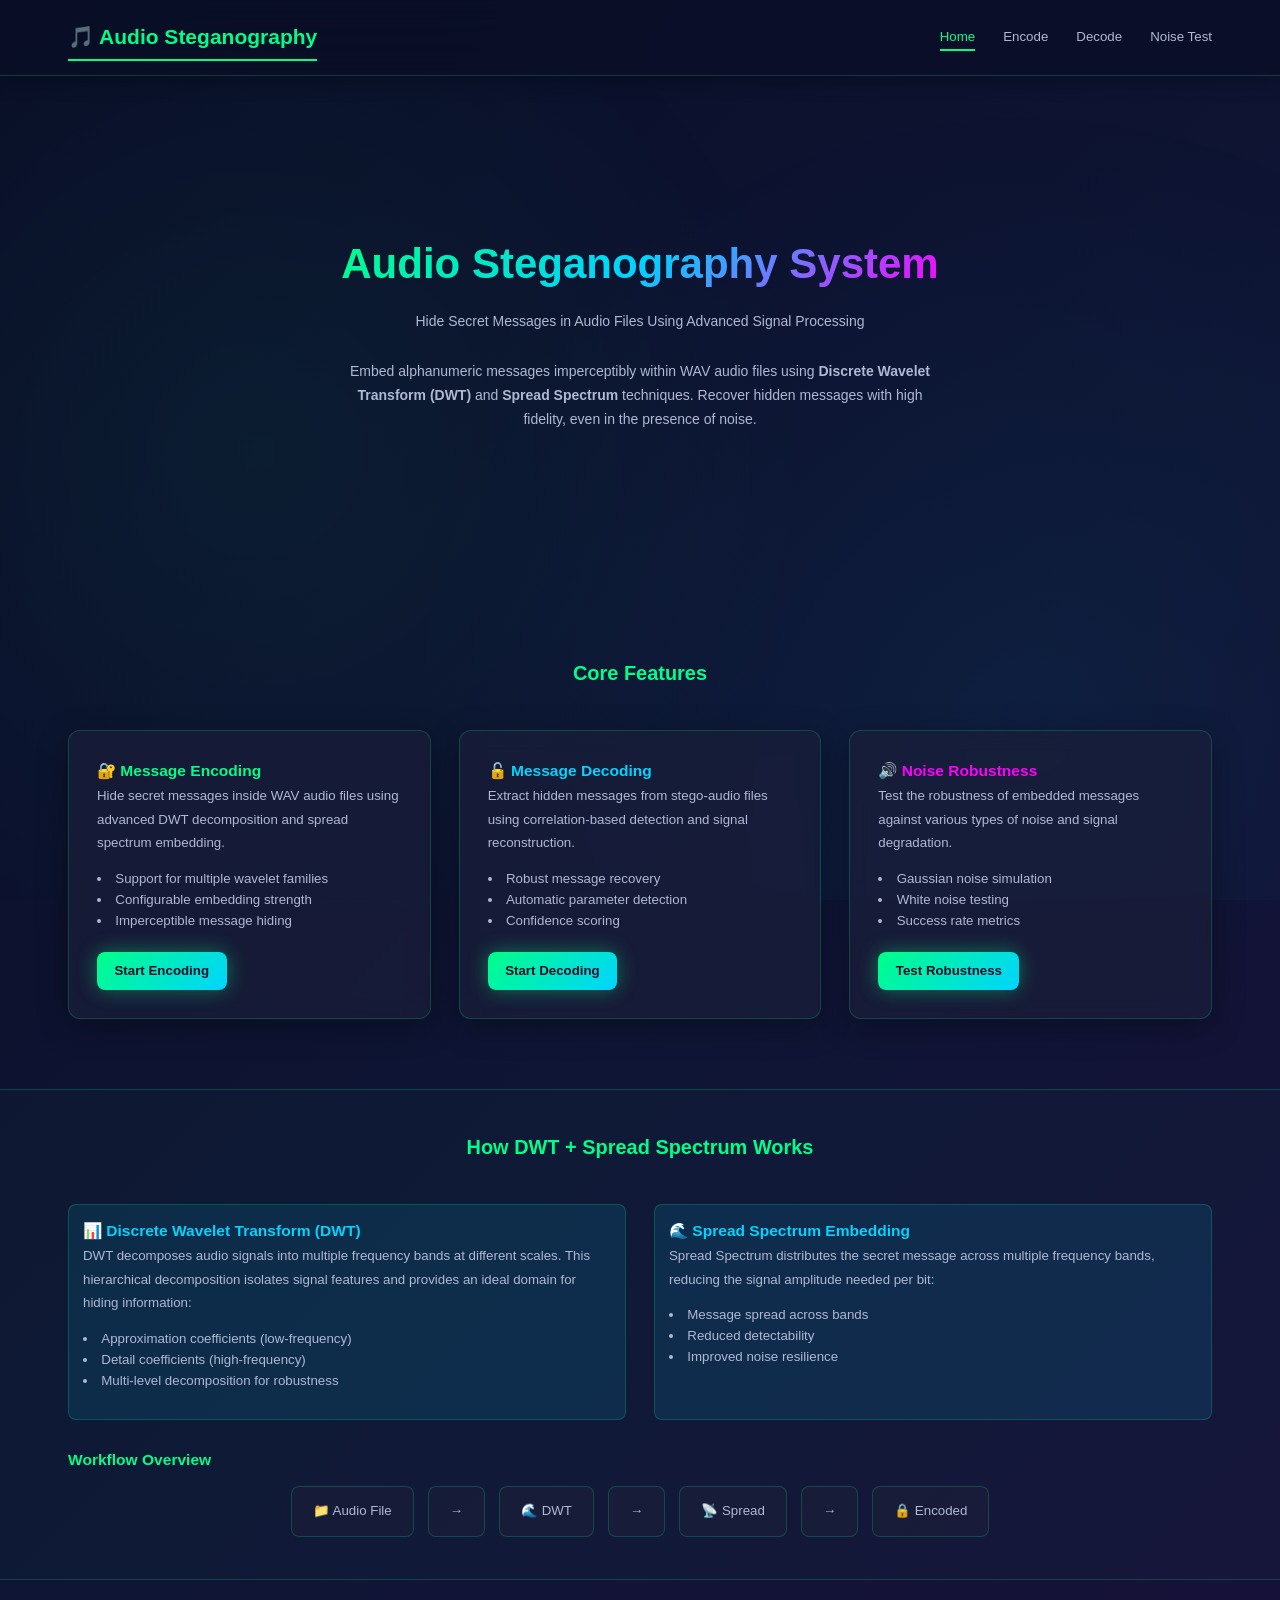
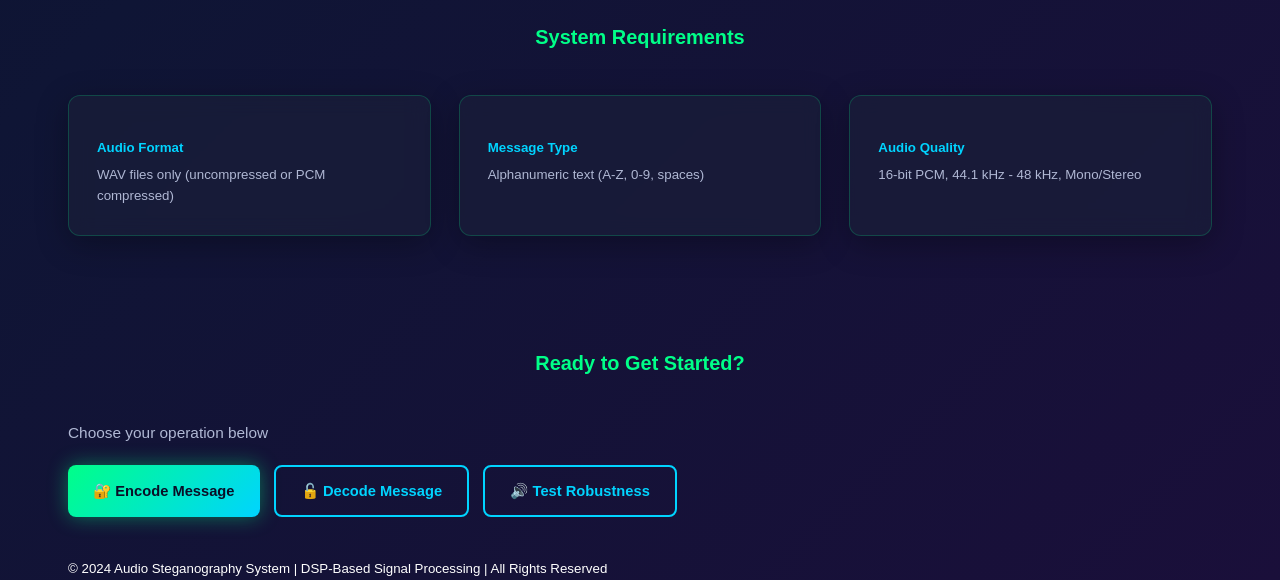
<file: frontend/index.html>
<!DOCTYPE html>
<html lang="en">
<head>
    <meta charset="UTF-8">
    <meta name="viewport" content="width=device-width, initial-scale=1.0">
    <title>Audio Steganography System - Home</title>
    <link rel="stylesheet" href="style.css">
</head>
<body>
    <!-- Navigation -->
    <nav>
        <div class="container">
            <a href="index.html" class="logo">
                🎵 Audio Steganography
            </a>
            <ul>
                <li><a href="index.html" class="active">Home</a></li>
                <li><a href="encode.html">Encode</a></li>
                <li><a href="decode.html">Decode</a></li>
                <li><a href="noise.html">Noise Test</a></li>
            </ul>
            <div class="menu-toggle">
                <span></span>
                <span></span>
                <span></span>
            </div>
        </div>
    </nav>

    <!-- Hero Section -->
    <section class="hero">
        <div class="container text-center">
            <h1>Audio Steganography System</h1>
            <p>Hide Secret Messages in Audio Files Using Advanced Signal Processing</p>
            <div class="description">
                <p>Embed alphanumeric messages imperceptibly within WAV audio files using <strong>Discrete Wavelet Transform (DWT)</strong> and <strong>Spread Spectrum</strong> techniques. Recover hidden messages with high fidelity, even in the presence of noise.</p>
            </div>
        </div>
    </section>

    <!-- Main Content -->
    <section>
        <div class="container">
            <h2 class="section-heading">Core Features</h2>
            
            <div class="grid">
                <!-- Feature 1: Encoding -->
                <div class="card">
                    <h3 class="card-title card-title-primary">🔐 Message Encoding</h3>
                    <p class="panel-text">Hide secret messages inside WAV audio files using advanced DWT decomposition and spread spectrum embedding.</p>
                    <ul class="content-list">
                        <li>Support for multiple wavelet families</li>
                        <li>Configurable embedding strength</li>
                        <li>Imperceptible message hiding</li>
                    </ul>
                    <div class="button-group">
                        <a href="encode.html" class="btn btn-primary">Start Encoding</a>
                    </div>
                </div>

                <!-- Feature 2: Decoding -->
                <div class="card">
                    <h3 class="card-title card-title-secondary">🔓 Message Decoding</h3>
                    <p class="panel-text">Extract hidden messages from stego-audio files using correlation-based detection and signal reconstruction.</p>
                    <ul class="content-list">
                        <li>Robust message recovery</li>
                        <li>Automatic parameter detection</li>
                        <li>Confidence scoring</li>
                    </ul>
                    <div class="button-group">
                        <a href="decode.html" class="btn btn-primary">Start Decoding</a>
                    </div>
                </div>

                <!-- Feature 3: Noise Testing -->
                <div class="card">
                    <h3 class="card-title card-title-tertiary">🔊 Noise Robustness</h3>
                    <p class="panel-text">Test the robustness of embedded messages against various types of noise and signal degradation.</p>
                    <ul class="content-list">
                        <li>Gaussian noise simulation</li>
                        <li>White noise testing</li>
                        <li>Success rate metrics</li>
                    </ul>
                    <div class="button-group">
                        <a href="noise.html" class="btn btn-primary">Test Robustness</a>
                    </div>
                </div>
            </div>
        </div>
    </section>

    <!-- How It Works -->
    <section class="info-section">
        <div class="container">
            <h2 class="section-heading">How DWT + Spread Spectrum Works</h2>
            
            <div class="grid two-col">
                <div class="panel panel--primary">
                    <h3 class="card-title card-title-secondary">📊 Discrete Wavelet Transform (DWT)</h3>
                    <p class="panel-text">
                        DWT decomposes audio signals into multiple frequency bands at different scales. This hierarchical decomposition isolates signal features and provides an ideal domain for hiding information:
                    </p>
                    <ul class="content-list">
                        <li>Approximation coefficients (low-frequency)</li>
                        <li>Detail coefficients (high-frequency)</li>
                        <li>Multi-level decomposition for robustness</li>
                    </ul>
                </div>

                <div class="panel panel--primary">
                    <h3 class="card-title card-title-secondary">🌊 Spread Spectrum Embedding</h3>
                    <p class="panel-text">
                        Spread Spectrum distributes the secret message across multiple frequency bands, reducing the signal amplitude needed per bit:
                    </p>
                    <ul class="content-list">
                        <li>Message spread across bands</li>
                        <li>Reduced detectability</li>
                        <li>Improved noise resilience</li>
                    </ul>
                </div>
            </div>

            <div class="text-center mt-3">
                <h3 class="card-title card-title-primary mb-2">Workflow Overview</h3>
                <div class="flow-panel">
                    <div class="flow-step">📁 Audio File</div>
                    <div class="flow-step">→</div>
                    <div class="flow-step">🌊 DWT</div>
                    <div class="flow-step">→</div>
                    <div class="flow-step">📡 Spread</div>
                    <div class="flow-step">→</div>
                    <div class="flow-step">🔒 Encoded</div>
                </div>
            </div>
        </div>
    </section>

    <!-- System Requirements -->
    <section>
        <div class="container">
            <h2 class="section-heading">System Requirements</h2>
            
            <div class="grid">
                <div class="card">
                    <h4 class="section-subheading mb-1">Audio Format</h4>
                    <p class="text-muted">WAV files only (uncompressed or PCM compressed)</p>
                </div>
                <div class="card">
                    <h4 class="section-subheading mb-1">Message Type</h4>
                    <p class="text-muted">Alphanumeric text (A-Z, 0-9, spaces)</p>
                </div>
                <div class="card">
                    <h4 class="section-subheading mb-1">Audio Quality</h4>
                    <p class="text-muted">16-bit PCM, 44.1 kHz - 48 kHz, Mono/Stereo</p>
                </div>
            </div>
        </div>
    </section>

    <!-- CTA Section -->
    <section class="cta-section">
        <div class="container">
            <h2 class="section-heading">Ready to Get Started?</h2>
            <p class="section-subtitle">Choose your operation below</p>
            <div class="button-group">
                <a href="encode.html" class="btn btn-primary btn-large">🔐 Encode Message</a>
                <a href="decode.html" class="btn btn-secondary btn-large">🔓 Decode Message</a>
                <a href="noise.html" class="btn btn-secondary btn-large">🔊 Test Robustness</a>
            </div>
        </div>
    </section>

    <!-- Footer -->
    <footer>
        <div class="container">
            <p>&copy; 2024 Audio Steganography System | DSP-Based Signal Processing | All Rights Reserved</p>
        </div>
    </footer>

    <script src="script.js"></script>
</body>
</html>
</file>
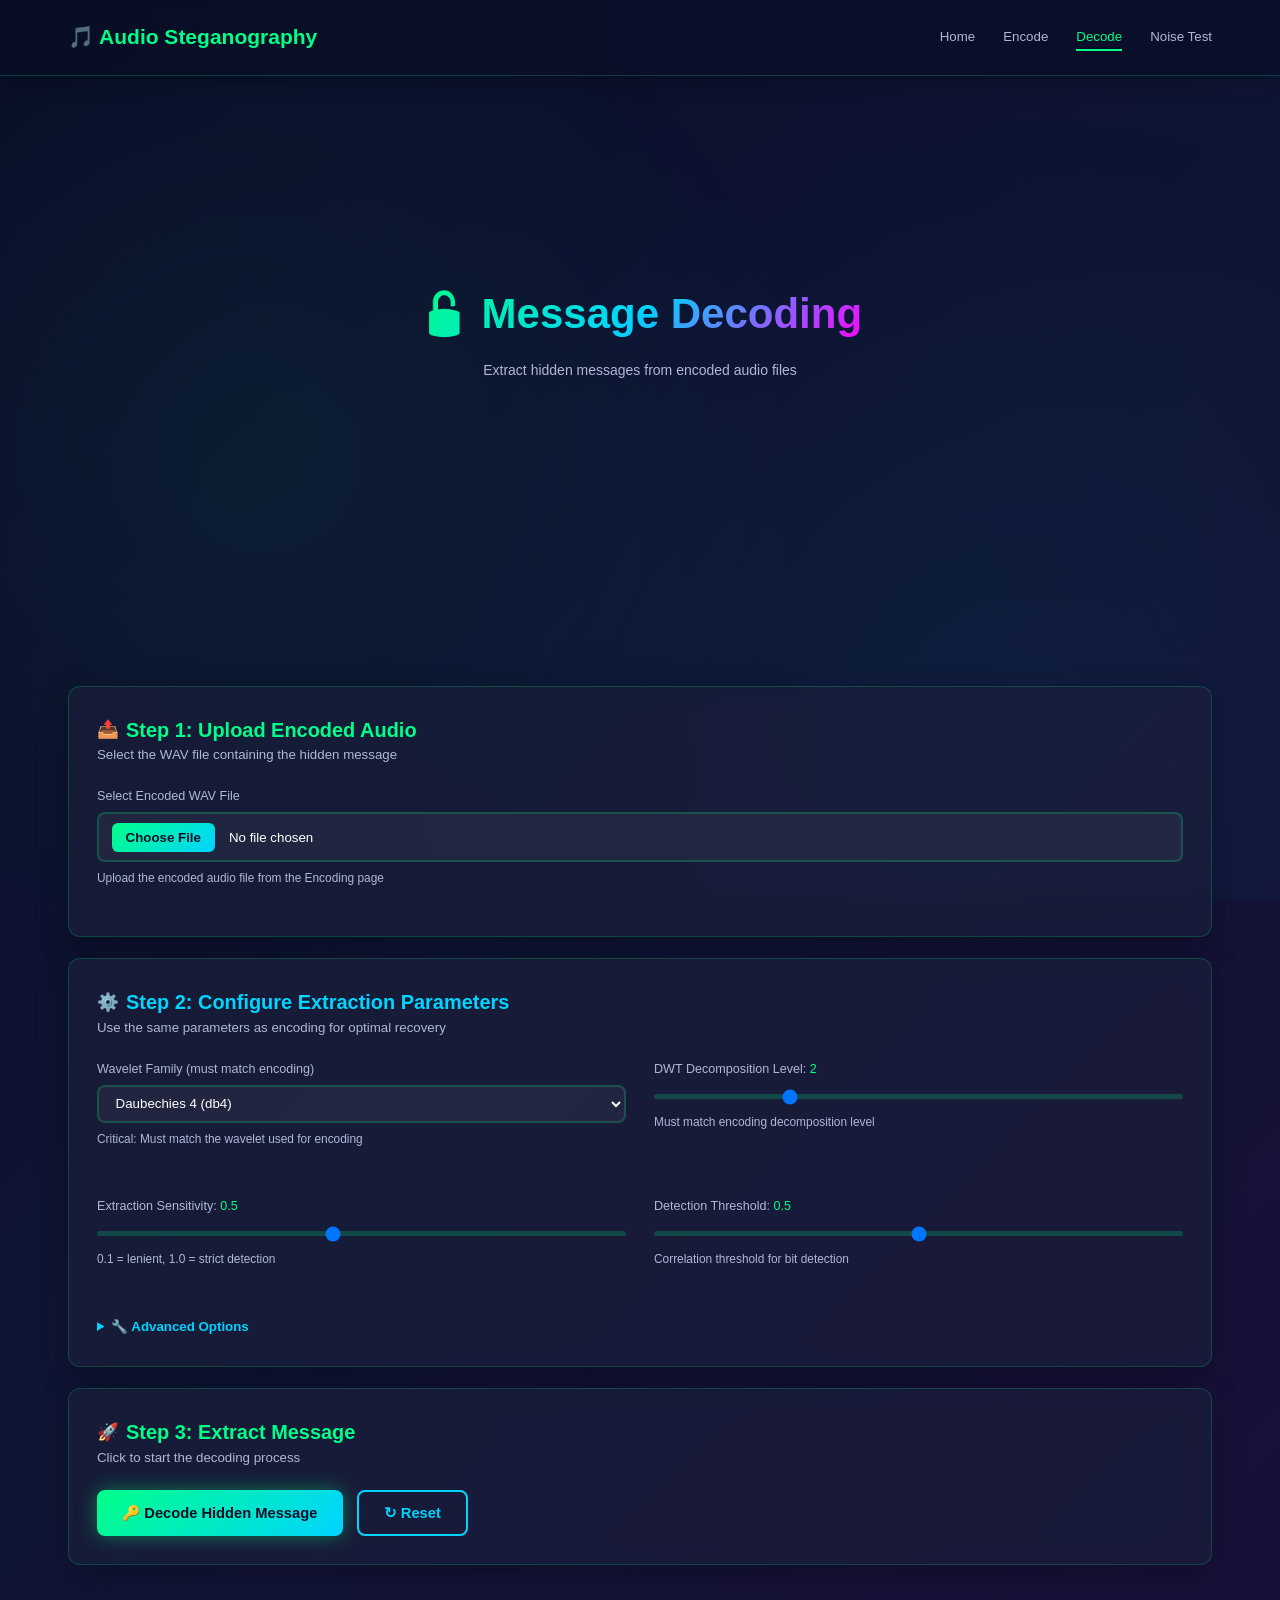
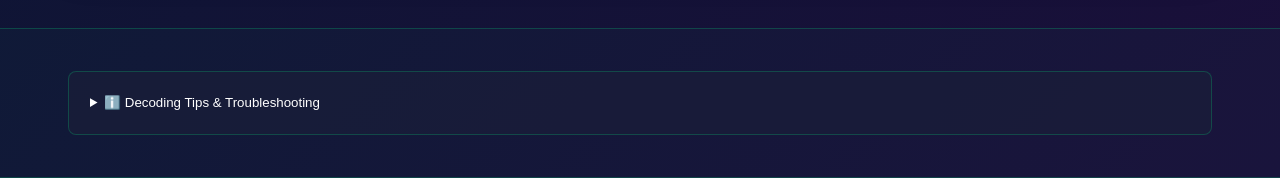
<file: frontend/decode.html>
<!DOCTYPE html>
<html lang="en">
<head>
    <meta charset="UTF-8">
    <meta name="viewport" content="width=device-width, initial-scale=1.0">
    <title>Message Decoding - Audio Steganography</title>
    <link rel="stylesheet" href="style.css">
</head>
<body>
    <!-- Navigation -->
    <nav>
        <div class="container">
            <a href="index.html" class="logo">
                🎵 Audio Steganography
            </a>
            <ul>
                <li><a href="index.html">Home</a></li>
                <li><a href="encode.html">Encode</a></li>
                <li><a href="decode.html" class="active">Decode</a></li>
                <li><a href="noise.html">Noise Test</a></li>
            </ul>
            <div class="menu-toggle">
                <span></span>
                <span></span>
                <span></span>
            </div>
        </div>
    </nav>

    <!-- Hero Section -->
    <section class="hero">
        <div class="container text-center">
            <h1>🔓 Message Decoding</h1>
            <p>Extract hidden messages from encoded audio files</p>
        </div>
    </section>

    <!-- Main Content -->
    <section>
        <div class="container">
            <!-- Status Messages -->
            <div id="statusContainer" class="status-container"></div>

            <!-- Step 1: Upload Encoded Audio -->
            <div class="card mb-3">
                <h2 class="card-title card-title-primary">
                    <span class="icon-xl">📤</span> Step 1: Upload Encoded Audio
                </h2>
                <p class="section-description">Select the WAV file containing the hidden message</p>
                
                <div class="form-group">
                    <label for="stegoAudio">Select Encoded WAV File</label>
                    <input 
                        type="file" 
                        id="stegoAudio" 
                        accept=".wav"
                        class="file-input"
                    >
                    <small class="file-input-info">Upload the encoded audio file from the Encoding page</small>
                </div>

                <div id="audioInfo" class="panel panel--primary hidden">
                    <p class="panel__text"><strong>File Selected:</strong> <span id="audioFileName"></span></p>
                    <p class="panel__text panel__text--spaced">Size: <span id="audioFileSize"></span></p>
                </div>
            </div>

            <!-- Step 2: Extraction Parameters -->
            <div class="card mb-3">
                <h2 class="card-title card-title-secondary">
                    <span class="icon-xl">⚙️</span> Step 2: Configure Extraction Parameters
                </h2>
                <p class="section-description">Use the same parameters as encoding for optimal recovery</p>
                
                <div class="grid two-col">
                    <div class="form-group">
                        <label for="waveletFamily">Wavelet Family (must match encoding)</label>
                        <select id="waveletFamily">
                            <option value="db1">Daubechies 1 (db1)</option>
                            <option value="db2">Daubechies 2 (db2)</option>
                            <option value="db4" selected>Daubechies 4 (db4)</option>
                            <option value="db8">Daubechies 8 (db8)</option>
                            <option value="sym2">Symlet 2 (sym2)</option>
                            <option value="sym4">Symlet 4 (sym4)</option>
                        </select>
                        <small class="file-input-info">Critical: Must match the wavelet used for encoding</small>
                    </div>

                    <div class="form-group">
                        <label for="dwLevel">DWT Decomposition Level: <span class="text-highlight" id="dwLevelValue">2</span></label>
                        <input 
                            type="range" 
                            id="dwLevel" 
                            min="1" 
                            max="5" 
                            value="2"
                            class="range-control"
                        >
                        <small class="file-input-info">Must match encoding decomposition level</small>
                    </div>

                    <div class="form-group">
                        <label for="sensitivity">Extraction Sensitivity: <span class="text-highlight" id="sensitivityValue">0.5</span></label>
                        <input 
                            type="range" 
                            id="sensitivity" 
                            min="0.1" 
                            max="1.0" 
                            step="0.1" 
                            value="0.5"
                            class="range-control"
                        >
                        <small class="file-input-info">0.1 = lenient, 1.0 = strict detection</small>
                    </div>

                    <div class="form-group">
                        <label for="detectionThreshold">Detection Threshold: <span class="text-highlight" id="thresholdValue">0.5</span></label>
                        <input 
                            type="range" 
                            id="detectionThreshold" 
                            min="0.0" 
                            max="1.0" 
                            step="0.05" 
                            value="0.5"
                            class="range-control"
                        >
                        <small class="file-input-info">Correlation threshold for bit detection</small>
                    </div>
                </div>

                <!-- Advanced Options -->
                <details class="detail-panel">
                    <summary>🔧 Advanced Options</summary>
                    <div class="detail-panel__content">
                        <div class="form-group">
                            <label class="checkbox-label">
                                <input type="checkbox" id="useErrorCorrection">
                                Enable Error Correction (redundancy checking)
                            </label>
                            <small class="file-input-info">Improves message recovery in noisy conditions</small>
                        </div>

                        <div class="form-group">
                            <label class="checkbox-label">
                                <input type="checkbox" id="autoDetect">
                                Auto-Detect Parameters (experimental)
                            </label>
                            <small class="file-input-info">Attempts to automatically determine encoding parameters</small>
                        </div>

                        <div class="form-group">
                            <label class="checkbox-label">
                                <input type="checkbox" id="verboseLogging">
                                Verbose Logging
                            </label>
                            <small class="file-input-info">Show detailed extraction process information</small>
                        </div>
                    </div>
                </details>
            </div>

            <!-- Step 3: Execute Decoding -->
            <div class="card mb-3">
                <h2 class="card-title card-title-primary">
                    <span class="icon-xl">🚀</span> Step 3: Extract Message
                </h2>
                <p class="section-description">Click to start the decoding process</p>
                
                <div class="button-group">
                    <button 
                        id="decodeBtn" 
                        class="btn btn-primary btn-large"
                    >
                        🔑 Decode Hidden Message
                    </button>
                    <button 
                        id="resetBtn" 
                        class="btn btn-secondary btn-large"
                    >
                        ↻ Reset
                    </button>
                </div>

                <!-- Decoding Progress -->
                <div id="decodingProgress" class="panel hidden">
                    <p class="panel__text">Extracting message...</p>
                    <div class="progress-bar">
                        <div class="progress-fill" id="progressFill"></div>
                    </div>
                </div>
            </div>

            <!-- Step 4: Display Results -->
            <div class="card hidden" id="resultsSection">
                <h2 class="card-title card-title-secondary">
                    <span class="icon-xl">📝</span> Extracted Message
                </h2>

                <!-- Success Indicator -->
                <div id="successIndicator" class="panel panel--success hidden">
                    <p><strong>✓ Message Successfully Recovered</strong></p>
                    <div class="panel__text panel__flex">
                        <span>Success Rate: <span class="text-highlight" id="successRate">--%</span></span>
                        <span>Confidence: <span class="text-highlight" id="confidence">--</span></span>
                    </div>
                </div>

                <div id="warningIndicator" class="panel panel--warning hidden">
                    <p><strong>⚠️ Warning:</strong> Recovery quality is low. Check parameters and try again.</p>
                </div>

                <!-- Extracted Text -->
                <div class="form-group">
                    <label for="extractedMessage">Hidden Message</label>
                    <textarea 
                        id="extractedMessage" 
                        readonly
                        class="text-area-muted"
                    ></textarea>
                </div>

                <!-- Metadata -->
                <div class="metadata-panel">
                    <h3>Decoding Metadata</h3>
                    <div class="metadata-grid">
                        <div>
                            <p><strong>Wavelet:</strong> <span id="metaWavelet">-</span></p>
                            <p><strong>DWT Level:</strong> <span id="metaLevel">-</span></p>
                        </div>
                        <div>
                            <p><strong>Message Length:</strong> <span id="metaLength">-</span> chars</p>
                            <p><strong>Extraction Time:</strong> <span id="metaTime">-</span> ms</p>
                        </div>
                    </div>
                </div>

                <!-- Action Buttons -->
                <div class="button-group">
                    <button id="copyBtn" class="btn btn-primary btn-small">
                        📋 Copy Message
                    </button>
                    <button id="downloadTxtBtn" class="btn btn-secondary btn-small">
                        💾 Export as Text
                    </button>
                    <button id="decodeAnother" class="btn btn-secondary btn-small">
                        ➕ Decode Another
                    </button>
                </div>
            </div>
        </div>
    </section>

    <!-- Information Section -->
    <section class="info-section">
        <div class="container">
            <details class="info-box">
                <summary>ℹ️ Decoding Tips & Troubleshooting</summary>
                <div>
                    <h4>Parameter Matching</h4>
                    <p>The wavelet family and decomposition level <strong>must exactly match</strong> the parameters used during encoding.</p>
                    
                    <h4>Sensitivity Tuning</h4>
                    <p>If decoding fails, try adjusting extraction sensitivity. Lower sensitivity is more lenient but may introduce errors; higher sensitivity is stricter.</p>
                    
                    <h4>Error Correction</h4>
                    <p>Enable error correction if the message is slightly corrupted or if the audio has been compressed or modified.</p>
                    
                    <h4>Audio Quality</h4>
                    <p>Ensure the audio file is in the same format and quality as the original encoded file. Conversions or compressions may prevent recovery.</p>
                </div>
            </details>
        </div>
    </section>

    <script src="script.js"></script>
    <script>
        // API Configuration
        const API_URL = 'http://localhost:5000';
        
        // Decode page specific functionality
        document.addEventListener('DOMContentLoaded', function() {
            const stegoAudio = document.getElementById('stegoAudio');
            const dwLevel = document.getElementById('dwLevel');
            const sensitivity = document.getElementById('sensitivity');
            const detectionThreshold = document.getElementById('detectionThreshold');
            const decodeBtn = document.getElementById('decodeBtn');
            const resetBtn = document.getElementById('resetBtn');
            const copyBtn = document.getElementById('copyBtn');
            const downloadTxtBtn = document.getElementById('downloadTxtBtn');
            const decodeAnother = document.getElementById('decodeAnother');

            // File input handler
            stegoAudio.addEventListener('change', function(e) {
                const file = e.target.files[0];
                if (file) {
                    document.getElementById('audioFileName').textContent = file.name;
                    document.getElementById('audioFileSize').textContent = (file.size / 1024).toFixed(2) + ' KB';
                    document.getElementById('audioInfo').style.display = 'block';
                }
            });

            // Update slider displays
            dwLevel.addEventListener('input', function() {
                document.getElementById('dwLevelValue').textContent = this.value;
            });

            sensitivity.addEventListener('input', function() {
                document.getElementById('sensitivityValue').textContent = this.value;
            });

            detectionThreshold.addEventListener('input', function() {
                document.getElementById('thresholdValue').textContent = this.value;
            });

            // Decode button handler
            decodeBtn.addEventListener('click', function() {
                const file = stegoAudio.files[0];

                if (!file) {
                    showStatus('Please select an encoded WAV file', 'error');
                    return;
                }

                // Show progress
                document.getElementById('decodingProgress').style.display = 'block';
                decodeBtn.disabled = true;
                
                // Create FormData
                const formData = new FormData();
                formData.append('file', file);
                formData.append('wavelet', document.getElementById('waveletFamily').value);
                formData.append('level', document.getElementById('dwLevel').value);
                formData.append('sensitivity', document.getElementById('sensitivity').value);

                // Call API
                fetch(`${API_URL}/api/decode`, {
                    method: 'POST',
                    body: formData
                })
                .then(response => {
                    if (!response.ok) {
                        return response.json().then(err => { throw new Error(err.error); });
                    }
                    return response.json();
                })
                .then(data => {
                    if (data.success) {
                        const confidence = Math.round(data.confidence * 100);
                        
                        // Display results
                        document.getElementById('extractedMessage').value = data.message || '(empty message)';
                        document.getElementById('successRate').textContent = confidence + '%';
                        document.getElementById('confidence').textContent = 
                            confidence >= 90 ? 'High' : confidence >= 70 ? 'Medium' : 'Low';
                        document.getElementById('metaWavelet').textContent = document.getElementById('waveletFamily').value;
                        document.getElementById('metaLevel').textContent = dwLevel.value;
                        document.getElementById('metaLength').textContent = (data.message || '').length;
                        document.getElementById('metaTime').textContent = '< 100 ms';
                        
                        // Show success
                        if (confidence >= 90) {
                            document.getElementById('successIndicator').style.display = 'block';
                            document.getElementById('warningIndicator').style.display = 'none';
                        } else if (confidence >= 50) {
                            document.getElementById('warningIndicator').style.display = 'block';
                            document.getElementById('successIndicator').style.display = 'none';
                        }
                        
                        document.getElementById('resultsSection').style.display = 'block';
                        showStatus('✓ Message successfully decoded! Confidence: ' + confidence + '%', 'success');
                    } else {
                        throw new Error('Decoding failed');
                    }
                    
                    document.getElementById('progressFill').style.width = '100%';
                    setTimeout(() => {
                        document.getElementById('decodingProgress').style.display = 'none';
                        decodeBtn.disabled = false;
                    }, 1000);
                })
                .catch(error => {
                    showStatus('❌ Error: ' + error.message, 'error');
                    document.getElementById('decodingProgress').style.display = 'none';
                    decodeBtn.disabled = false;
                });

                // Simulate progress
                let progress = 0;
                const interval = setInterval(() => {
                    progress += Math.random() * 25;
                    if (progress > 90) progress = 90;
                    document.getElementById('progressFill').style.width = progress + '%';
                }, 150);
                
                // Stop simulation when done
                setTimeout(() => {
                    clearInterval(interval);
                }, 5000);
            });

            // Copy button handler
            copyBtn.addEventListener('click', function() {
                const text = document.getElementById('extractedMessage').value;
                navigator.clipboard.writeText(text).then(() => {
                    showStatus('✓ Message copied to clipboard!', 'success');
                });
            });

            // Download button handler
            downloadTxtBtn.addEventListener('click', function() {
                showStatus('Download functionality will be connected to backend', 'info');
            });

            // Reset button handler
            resetBtn.addEventListener('click', function() {
                stegoAudio.value = '';
                dwLevel.value = '2';
                document.getElementById('dwLevelValue').textContent = '2';
                sensitivity.value = '0.5';
                document.getElementById('sensitivityValue').textContent = '0.5';
                detectionThreshold.value = '0.5';
                document.getElementById('thresholdValue').textContent = '0.5';
                document.getElementById('audioInfo').style.display = 'none';
                document.getElementById('resultsSection').style.display = 'none';
                document.getElementById('statusContainer').innerHTML = '';
                document.getElementById('extractedMessage').value = '';
            });

            // Decode another handler
            decodeAnother.addEventListener('click', function() {
                resetBtn.click();
            });
        });

        function showStatus(message, type) {
            const statusContainer = document.getElementById('statusContainer');
            const statusBox = document.createElement('div');
            statusBox.className = 'status-box ' + type;
            statusBox.innerHTML = `
                <span class="status-icon">${getStatusIcon(type)}</span>
                <span>${message}</span>
            `;
            statusContainer.innerHTML = '';
            statusContainer.appendChild(statusBox);
        }

        function getStatusIcon(type) {
            const icons = {
                'success': '✓',
                'error': '✕',
                'info': 'ℹ',
                'warning': '⚠'
            };
            return icons[type] || 'ℹ';
        }
    </script>
</body>
</html>
</file>
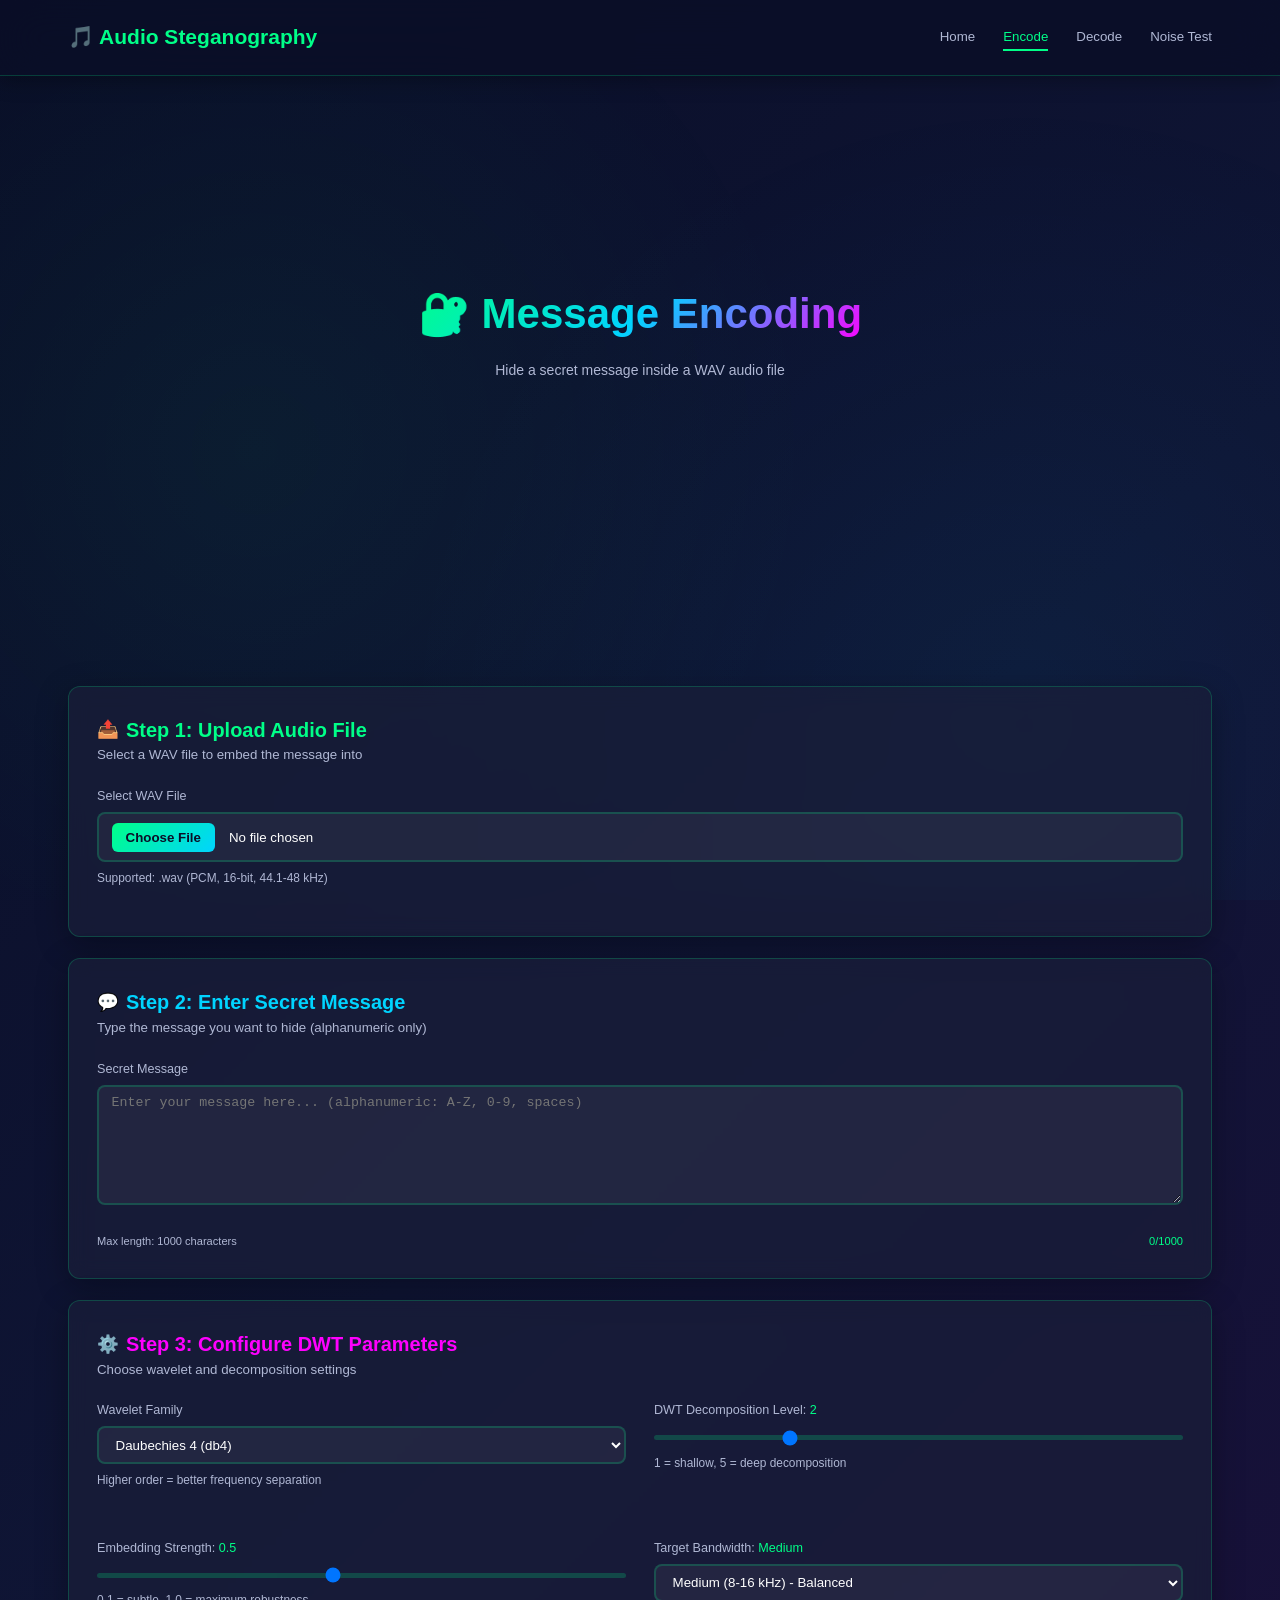
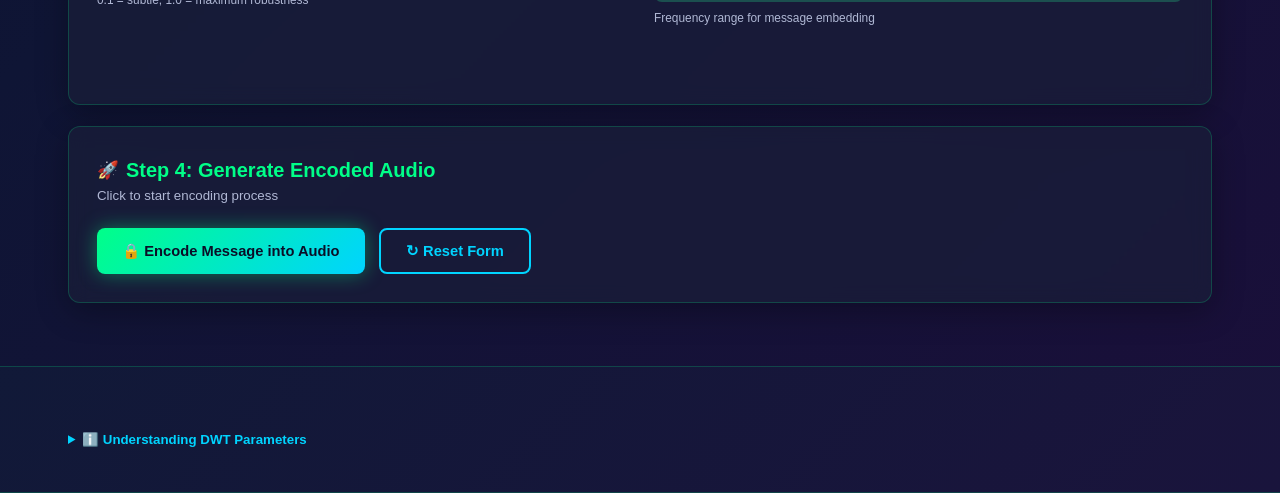
<file: frontend/encode.html>
<!DOCTYPE html>
<html lang="en">
<head>
    <meta charset="UTF-8">
    <meta name="viewport" content="width=device-width, initial-scale=1.0">
    <title>Message Encoding - Audio Steganography</title>
    <link rel="stylesheet" href="style.css">
</head>
<body>
    <!-- Navigation -->
    <nav>
        <div class="container">
            <a href="index.html" class="logo">
                🎵 Audio Steganography
            </a>
            <ul>
                <li><a href="index.html">Home</a></li>
                <li><a href="encode.html" class="active">Encode</a></li>
                <li><a href="decode.html">Decode</a></li>
                <li><a href="noise.html">Noise Test</a></li>
            </ul>
            <div class="menu-toggle">
                <span></span>
                <span></span>
                <span></span>
            </div>
        </div>
    </nav>

    <!-- Hero Section -->
    <section class="hero">
        <div class="container text-center">
            <h1>🔐 Message Encoding</h1>
            <p>Hide a secret message inside a WAV audio file</p>
        </div>
    </section>

    <!-- Main Content -->
    <section>
        <div class="container">
            <!-- Status Messages -->
            <div id="statusContainer" class="status-container"></div>

            <!-- Step 1: Upload Audio -->
            <div class="card mb-3">
                <h2 class="card-title card-title-primary section-title">
                    <span class="icon-xl">📤</span> Step 1: Upload Audio File
                </h2>
                <p class="section-description">Select a WAV file to embed the message into</p>
                
                <div class="form-group">
                    <label for="audioFile">Select WAV File</label>
                    <input 
                        type="file" 
                        id="audioFile" 
                        accept=".wav" 
                        class="file-input"
                    >
                    <small class="file-input-info">Supported: .wav (PCM, 16-bit, 44.1-48 kHz)</small>
                </div>

                <div id="audioInfo" class="panel panel--primary hidden">
                    <p class="panel__text"><strong>File Selected:</strong> <span id="audioFileName"></span></p>
                    <p class="panel__text panel__text--spaced">Size: <span id="audioFileSize"></span></p>
                </div>
            </div>

            <!-- Step 2: Enter Secret Message -->
            <div class="card mb-3">
                <h2 class="card-title card-title-secondary section-title">
                    <span class="icon-xl">💬</span> Step 2: Enter Secret Message
                </h2>
                <p class="section-description">Type the message you want to hide (alphanumeric only)</p>
                
                <div class="form-group">
                    <label for="secretMessage">Secret Message</label>
                    <textarea 
                        id="secretMessage" 
                        placeholder="Enter your message here... (alphanumeric: A-Z, 0-9, spaces)"
                        maxlength="1000"
                    ></textarea>
                </div>

                <div class="row-between">
                    <small class="panel__text">Max length: 1000 characters</small>
                    <small class="text-highlight"><span id="charCount">0</span>/1000</small>
                </div>
            </div>

            <!-- Step 3: DWT Parameters -->
            <div class="card mb-3">
                <h2 class="card-title card-title-tertiary section-title">
                    <span class="icon-xl">⚙️</span> Step 3: Configure DWT Parameters
                </h2>
                <p class="section-description">Choose wavelet and decomposition settings</p>
                
                <div class="grid two-col">
                    <div class="form-group">
                        <label for="waveletFamily">Wavelet Family</label>
                        <select id="waveletFamily">
                            <option value="db1">Daubechies 1 (db1)</option>
                            <option value="db2">Daubechies 2 (db2)</option>
                            <option value="db4" selected>Daubechies 4 (db4)</option>
                            <option value="db8">Daubechies 8 (db8)</option>
                            <option value="sym2">Symlet 2 (sym2)</option>
                            <option value="sym4">Symlet 4 (sym4)</option>
                        </select>
                        <small class="file-input-info">Higher order = better frequency separation</small>
                    </div>

                    <div class="form-group">
                        <label for="dwLevel">DWT Decomposition Level: <span class="text-highlight" id="dwLevelValue">2</span></label>
                        <input 
                            type="range" 
                            id="dwLevel" 
                            min="1" 
                            max="5" 
                            value="2"
                            class="range-control"
                        >
                        <small class="file-input-info">1 = shallow, 5 = deep decomposition</small>
                    </div>

                    <div class="form-group">
                        <label for="embeddingStrength">Embedding Strength: <span class="text-highlight" id="embeddingValue">0.5</span></label>
                        <input 
                            type="range" 
                            id="embeddingStrength" 
                            min="0.1" 
                            max="1.0" 
                            step="0.1" 
                            value="0.5"
                            class="range-control"
                        >
                        <small class="file-input-info">0.1 = subtle, 1.0 = maximum robustness</small>
                    </div>

                    <div class="form-group">
                        <label for="targetBandwidth">Target Bandwidth: <span class="text-highlight" id="bandwidthValue">Medium</span></label>
                        <select id="targetBandwidth">
                            <option value="low">Low (2-8 kHz) - Subtle</option>
                            <option value="medium" selected>Medium (8-16 kHz) - Balanced</option>
                            <option value="high">High (16-22 kHz) - Robust</option>
                        </select>
                        <small class="file-input-info">Frequency range for message embedding</small>
                    </div>
                </div>
            </div>

            <!-- Step 4: Execute Encoding -->
            <div class="card mb-3">
                <h2 class="card-title card-title-primary section-title">
                    <span class="icon-xl">🚀</span> Step 4: Generate Encoded Audio
                </h2>
                <p class="section-description">Click to start encoding process</p>
                
                <div class="button-group">
                    <button 
                        id="encodeBtn" 
                        class="btn btn-primary btn-large"
                    >
                        🔒 Encode Message into Audio
                    </button>
                    <button 
                        id="resetBtn" 
                        class="btn btn-secondary btn-large"
                    >
                        ↻ Reset Form
                    </button>
                </div>

                <!-- Encoding Progress -->
                <div id="encodingProgress" class="hidden mt-2">
                    <p class="panel__text">Processing...</p>
                    <div class="progress-bar">
                        <div class="progress-fill" id="progressFill"></div>
                    </div>
                </div>
            </div>

            <!-- Download Section -->
            <div class="card hidden" id="downloadSection">
                <h2 class="card-title card-title-success section-title">
                    <span class="icon-xl">✓</span> Encoding Complete!
                </h2>
                <p class="section-description">Your message has been successfully encoded.</p>
                
                <div class="panel panel--success">
                    <p class="panel__text panel__text--spaced"><strong>Message Encoded:</strong></p>
                    <p class="text-highlight font-mono" id="encodedMessageDisplay"></p>
                    <p class="panel__text panel__text--spaced"><strong>Encoding Parameters:</strong></p>
                    <ul class="content-list">
                        <li>Wavelet: <span id="paramWavelet"></span></li>
                        <li>Decomposition Level: <span id="paramLevel"></span></li>
                        <li>Embedding Strength: <span id="paramStrength"></span></li>
                    </ul>
                </div>

                <div class="button-group">
                    <button id="downloadBtn" class="btn btn-primary btn-large">
                        💾 Download Encoded Audio
                    </button>
                    <button id="encodeAnother" class="btn btn-secondary btn-large">
                        ➕ Encode Another
                    </button>
                </div>
            </div>
        </div>
    </section>

    <!-- Information Section -->
    <section class="info-section">
        <div class="container">
            <details class="detail-panel">
                <summary>ℹ️ Understanding DWT Parameters</summary>
                <div class="detail-panel__content">
                    <h4 class="section-subheading">Wavelet Family</h4>
                    <p>Different wavelets offer different time-frequency properties. Daubechies (db) wavelets are commonly used for audio steganography.</p>
                    
                    <h4 class="section-subheading">Decomposition Level</h4>
                    <p>Higher levels provide deeper frequency decomposition but require longer audio files. Level 2-3 is typically optimal.</p>
                    
                    <h4 class="section-subheading">Embedding Strength</h4>
                    <p>Controls message amplitude. Higher values increase robustness but may introduce audible artifacts at extreme values.</p>
                    
                    <h4 class="section-subheading">Target Bandwidth</h4>
                    <p>Specifies frequency range for embedding. Lower frequencies are less noticeable but less robust; higher frequencies are more robust.</p>
                </div>
            </details>
        </div>
    </section>

    <script>
        // API Configuration
        const API_URL = 'http://localhost:5000';
        
        // Encode page specific functionality
        document.addEventListener('DOMContentLoaded', function() {
            const audioFile = document.getElementById('audioFile');
            const secretMessage = document.getElementById('secretMessage');
            const dwLevel = document.getElementById('dwLevel');
            const embeddingStrength = document.getElementById('embeddingStrength');
            const targetBandwidth = document.getElementById('targetBandwidth');
            const encodeBtn = document.getElementById('encodeBtn');
            const resetBtn = document.getElementById('resetBtn');
            const charCount = document.getElementById('charCount');

            // File input handler
            audioFile.addEventListener('change', function(e) {
                const file = e.target.files[0];
                if (file) {
                    document.getElementById('audioFileName').textContent = file.name;
                    document.getElementById('audioFileSize').textContent = (file.size / 1024).toFixed(2) + ' KB';
                    document.getElementById('audioInfo').style.display = 'block';
                }
            });

            // Character counter
            secretMessage.addEventListener('input', function() {
                charCount.textContent = this.value.length;
            });

            // Update slider displays
            dwLevel.addEventListener('input', function() {
                document.getElementById('dwLevelValue').textContent = this.value;
            });

            embeddingStrength.addEventListener('input', function() {
                document.getElementById('embeddingValue').textContent = this.value;
            });

            targetBandwidth.addEventListener('change', function() {
                const labels = {
                    'low': 'Low',
                    'medium': 'Medium',
                    'high': 'High'
                };
                document.getElementById('bandwidthValue').textContent = labels[this.value];
            });

            // Encode button handler
            encodeBtn.addEventListener('click', function() {
                const file = audioFile.files[0];
                const message = secretMessage.value.trim();

                // Validation
                if (!file) {
                    showStatus('Please select a WAV file', 'error');
                    return;
                }
                if (!message) {
                    showStatus('Please enter a message to encode', 'error');
                    return;
                }
                if (!/^[a-zA-Z0-9\s]*$/.test(message)) {
                    showStatus('Message must contain only alphanumeric characters and spaces', 'error');
                    return;
                }

                // Show progress
                document.getElementById('encodingProgress').style.display = 'block';
                encodeBtn.disabled = true;
                
                // Create FormData
                const formData = new FormData();
                formData.append('file', file);
                formData.append('message', message);
                formData.append('wavelet', document.getElementById('waveletFamily').value);
                formData.append('level', document.getElementById('dwLevel').value);
                formData.append('alpha', document.getElementById('embeddingStrength').value);

                // Call API
                fetch(`${API_URL}/api/encode-download`, {
                    method: 'POST',
                    body: formData
                })
                .then(response => {
                    if (!response.ok) {
                        return response.json().then(err => { throw new Error(err.error); });
                    }
                    return response.blob().then(blob => {
                        // Trigger download
                        const url = window.URL.createObjectURL(blob);
                        const a = document.createElement('a');
                        a.href = url;
                        a.download = `encoded_${file.name}`;
                        document.body.appendChild(a);
                        a.click();
                        window.URL.revokeObjectURL(url);
                        a.remove();
                        
                        return blob;
                    });
                })
                .then(() => {
                    document.getElementById('progressFill').style.width = '100%';
                    
                    // Display results
                    document.getElementById('encodedMessageDisplay').textContent = '"' + message + '"';
                    document.getElementById('paramWavelet').textContent = document.getElementById('waveletFamily').value;
                    document.getElementById('paramLevel').textContent = dwLevel.value;
                    document.getElementById('paramStrength').textContent = embeddingStrength.value;
                    
                    document.getElementById('downloadSection').style.display = 'block';
                    showStatus('✓ Message successfully encoded and downloaded!', 'success');
                    
                    setTimeout(() => {
                        document.getElementById('encodingProgress').style.display = 'none';
                        encodeBtn.disabled = false;
                    }, 1000);
                })
                .catch(error => {
                    showStatus('❌ Error: ' + error.message, 'error');
                    document.getElementById('encodingProgress').style.display = 'none';
                    encodeBtn.disabled = false;
                });

                // Simulate progress
                let progress = 0;
                const interval = setInterval(() => {
                    progress += Math.random() * 30;
                    if (progress > 90) progress = 90;
                    document.getElementById('progressFill').style.width = progress + '%';
                }, 100);
                
                // Stop simulation when done
                setTimeout(() => {
                    clearInterval(interval);
                }, 5000);
            });

            // Reset button handler
            resetBtn.addEventListener('click', function() {
                audioFile.value = '';
                secretMessage.value = '';
                charCount.textContent = '0';
                dwLevel.value = '2';
                document.getElementById('dwLevelValue').textContent = '2';
                embeddingStrength.value = '0.5';
                document.getElementById('embeddingValue').textContent = '0.5';
                targetBandwidth.value = 'medium';
                document.getElementById('bandwidthValue').textContent = 'Medium';
                document.getElementById('audioInfo').style.display = 'none';
                document.getElementById('downloadSection').style.display = 'none';
                document.getElementById('statusContainer').innerHTML = '';
            });

            // Download button handler (file is already downloaded in encode click handler)
            document.getElementById('downloadBtn').addEventListener('click', function() {
                showStatus('✓ File was already downloaded!', 'success');
            });

            // Encode another button handler
            document.getElementById('encodeAnother').addEventListener('click', function() {
                resetBtn.click();
            });
        });

        function showStatus(message, type) {
            const statusContainer = document.getElementById('statusContainer');
            const statusBox = document.createElement('div');
            statusBox.className = 'status-box ' + type;
            statusBox.innerHTML = `
                <span class="status-icon">${getStatusIcon(type)}</span>
                <span>${message}</span>
            `;
            statusContainer.innerHTML = '';
            statusContainer.appendChild(statusBox);
        }

        function getStatusIcon(type) {
            const icons = {
                'success': '✓',
                'error': '✕',
                'info': 'ℹ',
                'warning': '⚠'
            };
            return icons[type] || 'ℹ';
        }
    </script>
</body>
</html>
</file>
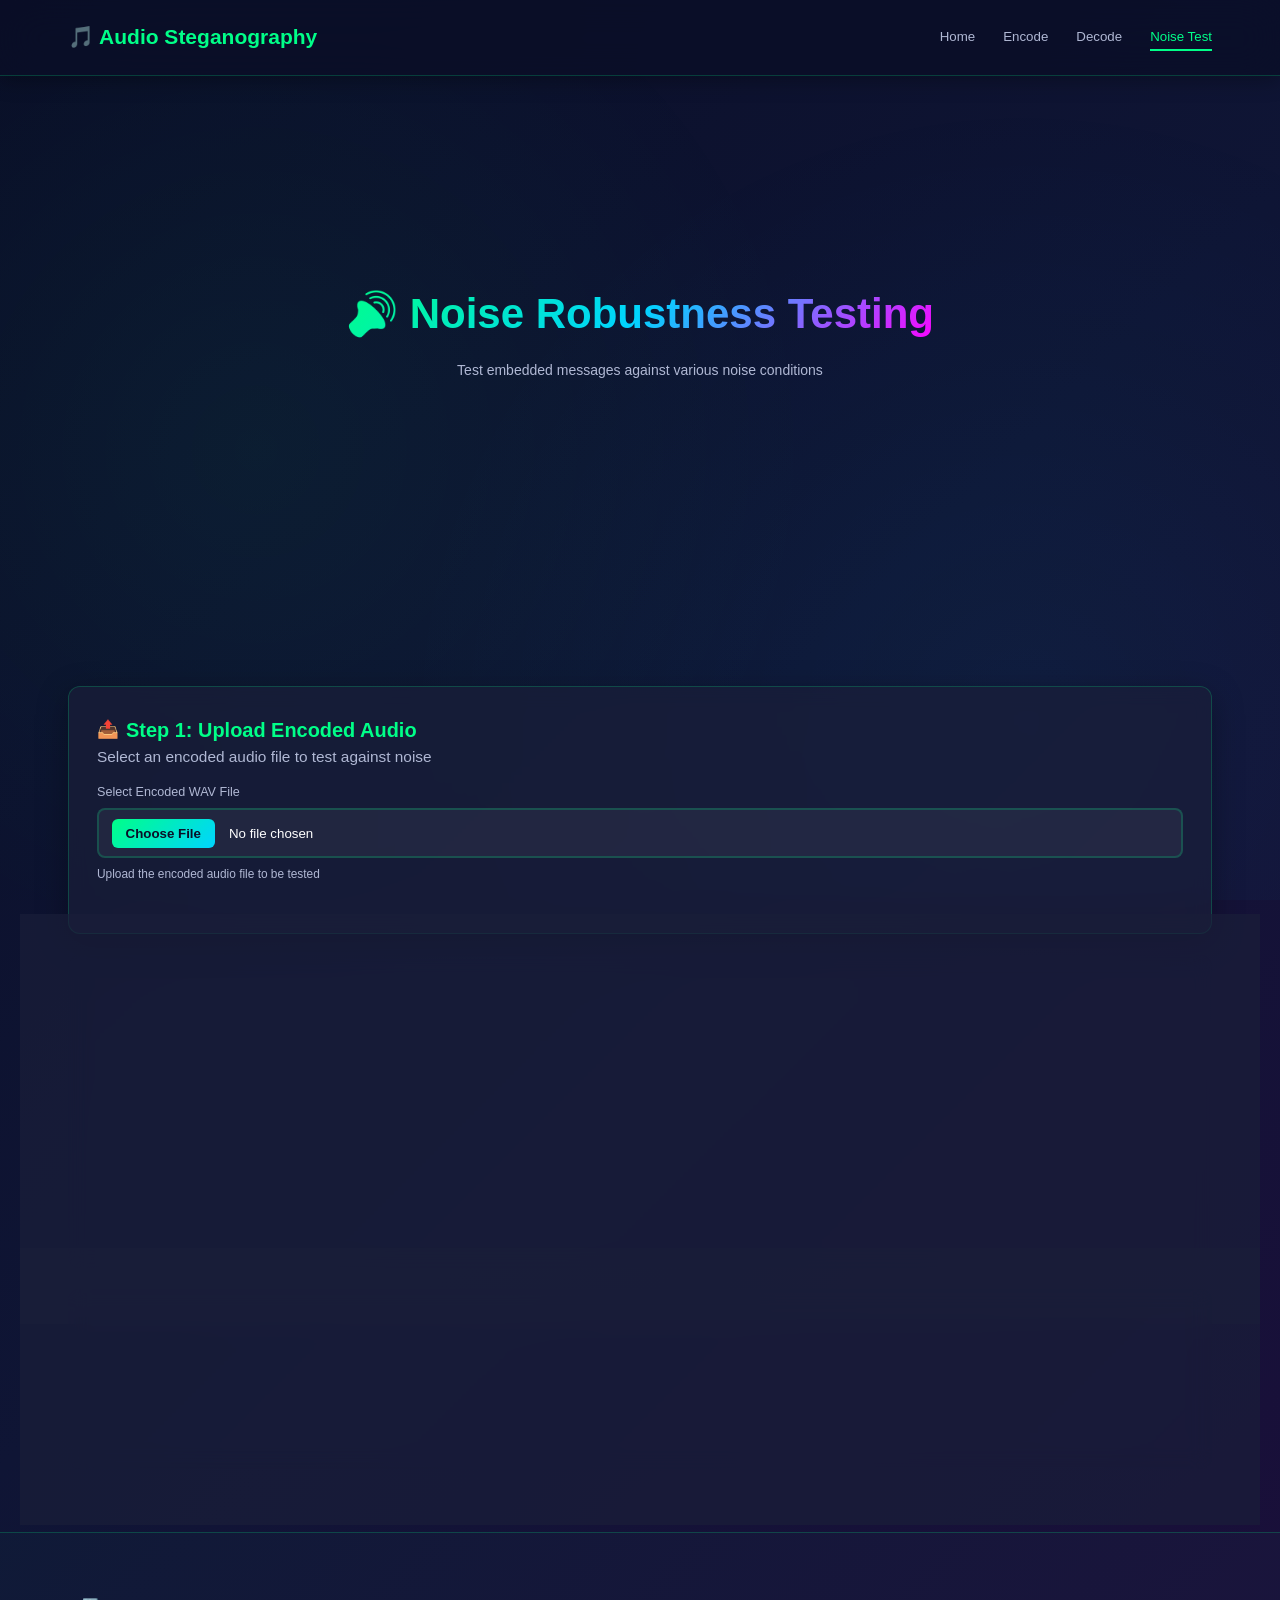
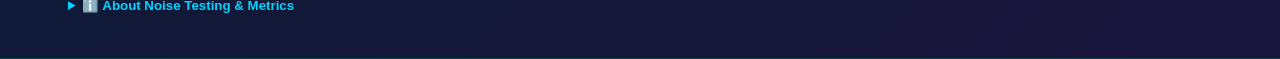
<file: frontend/noise.html>
<!DOCTYPE html>
<html lang="en">
<head>
    <meta charset="UTF-8">
    <meta name="viewport" content="width=device-width, initial-scale=1.0">
    <title>Noise Testing - Audio Steganography</title>
    <link rel="stylesheet" href="style.css">
</head>
<body>
    <!-- Navigation -->
    <nav>
        <div class="container">
            <a href="index.html" class="logo">
                🎵 Audio Steganography
            </a>
            <ul>
                <li><a href="index.html">Home</a></li>
                <li><a href="encode.html">Encode</a></li>
                <li><a href="decode.html">Decode</a></li>
                <li><a href="noise.html" class="active">Noise Test</a></li>
            </ul>
            <div class="menu-toggle">
                <span></span>
                <span></span>
                <span></span>
            </div>
        </div>
    </nav>

    <!-- Hero Section -->
    <section class="hero">
        <div class="container text-center">
            <h1>🔊 Noise Robustness Testing</h1>
            <p>Test embedded messages against various noise conditions</p>
        </div>
    </section>

    <!-- Main Content -->
    <section>
        <div class="container">
            <!-- Status Messages -->
            <div id="statusContainer" class="status-container"></div>

            <!-- Step 1: Upload Audio -->
            <div class="card mb-3">
                <h2 class="card-title card-title-primary">
                    <span class="icon-xl">📤</span> Step 1: Upload Encoded Audio
                </h2>
                <p class="section-subtitle">Select an encoded audio file to test against noise</p>
                
                <div class="form-group">
                    <label for="encodedAudio">Select Encoded WAV File</label>
                    <input 
                        type="file" 
                        id="encodedAudio" 
                        accept=".wav"
                        class="file-input"
                    >
                    <small class="file-input-info">Upload the encoded audio file to be tested</small>
                </div>

                <div id="audioInfo" class="panel panel--primary hidden">
                    <p class="text-muted"><strong>File Selected:</strong> <span id="audioFileName"></span></p>
                    <p class="text-muted mt-1">Size: <span id="audioFileSize"></span></p>
                </div>
            </div>

            <!-- Step 2: Noise Configuration -->
            <div class="card mb-3">
                <h2 class="card-title card-title-secondary">
                    <span class="icon-xl">⚙️</span> Step 2: Configure Noise Parameters
                </h2>
                <p class="section-subtitle">Select noise types and levels to apply</p>
                
                <div class="grid">
                    <div class="panel panel--success">
                        <h4 class="section-subheading">📊 Gaussian Noise</h4>
                        <div class="form-group">
                            <label class="checkbox-label">
                                <input type="checkbox" id="enableGaussian" value="gaussian">
                                Enable Gaussian Noise
                            </label>
                            <small class="file-input-info">White noise with normal distribution</small>
                        </div>

                        <div class="form-group hidden" id="gaussianOptions">
                            <label for="gaussianLevel">Noise Level (SNR dB): <span class="text-highlight" id="gaussianValue">20</span></label>
                            <input 
                                type="range" 
                                id="gaussianLevel" 
                                min="5" 
                                max="40" 
                                value="20"
                                class="range-control"
                            >
                            <small class="file-input-info">Higher dB = less noise, 20 dB = moderate noise</small>
                        </div>
                    </div>

                    <div class="panel panel--success">
                        <h4 class="section-subheading">🌊 White Noise</h4>
                        <div class="form-group">
                            <label class="checkbox-label">
                                <input type="checkbox" id="enableWhite" value="white">
                                Enable White Noise
                            </label>
                            <small class="file-input-info">Uniform noise across all frequencies</small>
                        </div>

                        <div class="form-group hidden" id="whiteOptions">
                            <label for="whiteLevel">Noise Level (SNR dB): <span class="text-highlight" id="whiteValue">20</span></label>
                            <input 
                                type="range" 
                                id="whiteLevel" 
                                min="5" 
                                max="40" 
                                value="20"
                                class="range-control"
                            >
                            <small class="file-input-info">Higher dB = less noise, 20 dB = moderate noise</small>
                        </div>
                    </div>
                </div>

                <!-- Preset Scenarios -->
                <details class="detail-panel mt-3">
                    <summary>📋 Preset Test Scenarios</summary>
                    <div class="preset-grid">
                        <button class="btn btn-secondary" onclick="applyPreset('clean')">
                            ✓ Clean (No Noise)
                        </button>
                        <button class="btn btn-secondary" onclick="applyPreset('light')">
                            Light Noise (30 dB)
                        </button>
                        <button class="btn btn-secondary" onclick="applyPreset('moderate')">
                            Moderate (20 dB)
                        </button>
                        <button class="btn btn-secondary" onclick="applyPreset('heavy')">
                            Heavy (10 dB)
                        </button>
                    </div>
                </details>
            </div>

            <!-- Step 3: Run Tests -->
            <div class="card mb-3">
                <h2 class="card-title card-title-primary">
                    <span class="icon-xl">🚀</span> Step 3: Run Robustness Testing
                </h2>
                <p class="section-subtitle">Apply noise and decode the message</p>
                
                <div class="button-group">
                    <button 
                        id="testBtn" 
                        class="btn btn-primary btn-large"
                    >
                        🧪 Run Noise Test & Decode
                    </button>
                    <button 
                        id="resetBtn" 
                        class="btn btn-secondary btn-large"
                    >
                        ↻ Reset
                    </button>
                </div>

                <!-- Testing Progress -->
                <div id="testingProgress" class="hidden mt-2">
                    <p class="text-muted mb-1">Running noise test and decoding...</p>
                    <div class="progress-bar">
                        <div class="progress-fill" id="progressFill"></div>
                    </div>
                    <p id="progressText" class="text-muted metric-caption"></p>
                </div>
            </div>

            <!-- Step 4: Results -->
            <div class="card hidden" id="resultsSection">
                <h2 class="card-title card-title-secondary">
                    <span class="icon-xl">📊</span> Test Results
                </h2>

                <!-- Test Conditions -->
                <div class="panel panel--primary mb-3">
                    <h3 class="card-title card-title-secondary mb-1">Applied Noise Conditions</h3>
                    <div class="grid two-col text-muted">
                        <div id="noiseConditions"></div>
                    </div>
                </div>

                <!-- Recovered Message -->
                <div class="panel panel--success mb-3">
                    <h3 class="card-title card-title-primary mb-1">Recovered Message</h3>
                    <label for="recoveredMessage" class="panel__text panel__text--spaced">Recovered audio message output</label>
                    <textarea 
                        id="recoveredMessage" 
                        readonly
                        class="text-area-muted min-height-80"
                        title="Recovered message output"
                    ></textarea>
                </div>

                <!-- Success Metrics -->
                <div class="grid">
                    <div class="metric-panel">
                        <p class="text-muted mb-1"><strong>Success Rate</strong></p>
                        <p class="metric-value card-title card-title-primary"><span id="successRate">--%</span></p>
                        <p class="metric-caption">Message recovery accuracy</p>
                    </div>

                    <div class="metric-panel">
                        <p class="text-muted mb-1"><strong>Confidence Level</strong></p>
                        <p class="metric-value card-title card-title-secondary"><span id="confidence">--</span></p>
                        <p class="metric-caption">Detection confidence</p>
                    </div>

                    <div class="metric-panel">
                        <p class="text-muted mb-1"><strong>Bit Error Rate</strong></p>
                        <p class="metric-value card-title text-warning"><span id="ber">--%</span></p>
                        <p class="metric-caption">Bit-level errors detected</p>
                    </div>

                    <div class="metric-panel">
                        <p class="text-muted mb-1"><strong>SNR (Measured)</strong></p>
                        <p class="metric-value card-title card-title-secondary"><span id="snr">--</span> dB</p>
                        <p class="metric-caption">Signal-to-noise ratio</p>
                    </div>
                </div>

                <!-- Performance Chart Placeholder -->
                <div class="mt-2">
                    <h3 class="card-title card-title-primary mb-1">📈 Robustness Performance</h3>
                    <div id="chartPlaceholder" class="chart-placeholder">
                        <div class="text-center">
                            <p class="icon-xl">📊</p>
                            <p class="mt-1">Performance chart visualization (to be implemented with backend data)</p>
                        </div>
                    </div>
                </div>

                <!-- Summary -->
                <div class="panel panel--primary mt-3">
                    <h3 class="card-title card-title-secondary mb-1">Test Summary</h3>
                    <ul class="summary-list">
                        <li id="summaryPoint1"></li>
                        <li id="summaryPoint2"></li>
                        <li id="summaryPoint3"></li>
                    </ul>
                </div>

                <!-- Action Buttons -->
                <div class="button-group mt-2">
                    <button id="exportResultsBtn" class="btn btn-primary btn-small">
                        💾 Export Results
                    </button>
                    <button id="runAnother" class="btn btn-secondary btn-small">
                        ➕ Run Another Test
                    </button>
                </div>
            </div>
        </div>
    </section>

    <!-- Information Section -->
    <section class="info-section">
        <div class="container">
            <details class="detail-panel">
                <summary>ℹ️ About Noise Testing & Metrics</summary>
                <div class="detail-panel__content">
                    <h4 class="section-subheading">Signal-to-Noise Ratio (SNR)</h4>
                    <p>Measured in decibels (dB). Higher values indicate cleaner signals. 20 dB = moderate noise, 40 dB = very clean.</p>
                    
                    <h4 class="section-subheading">Bit Error Rate (BER)</h4>
                    <p>Percentage of message bits corrupted by noise. Lower is better. 0% = perfect recovery, >10% = significant corruption.</p>
                    
                    <h4 class="section-subheading">Success Rate</h4>
                    <p>Overall message recovery accuracy. Accounts for both bit errors and overall coherence of extracted message.</p>
                    
                    <h4 class="section-subheading">Noise Types</h4>
                    <ul class="content-list">
                        <li><strong>Gaussian Noise:</strong> Random white noise with normal distribution (realistic background noise)</li>
                        <li><strong>White Noise:</strong> Uniform noise across all frequencies (synthetic test condition)</li>
                    </ul>
                </div>
            </details>
        </div>
    </section>

    <script src="script.js"></script>
    <script>
        // Noise testing page specific functionality
        document.addEventListener('DOMContentLoaded', function() {
            const encodedAudio = document.getElementById('encodedAudio');
            const enableGaussian = document.getElementById('enableGaussian');
            const enableWhite = document.getElementById('enableWhite');
            const gaussianLevel = document.getElementById('gaussianLevel');
            const whiteLevel = document.getElementById('whiteLevel');
            const testBtn = document.getElementById('testBtn');
            const resetBtn = document.getElementById('resetBtn');
            const runAnother = document.getElementById('runAnother');

            // File input handler
            encodedAudio.addEventListener('change', function(e) {
                const file = e.target.files[0];
                if (file) {
                    document.getElementById('audioFileName').textContent = file.name;
                    document.getElementById('audioFileSize').textContent = (file.size / 1024).toFixed(2) + ' KB';
                    document.getElementById('audioInfo').style.display = 'block';
                }
            });

            // Noise enable/disable handlers
            enableGaussian.addEventListener('change', function() {
                document.getElementById('gaussianOptions').style.display = this.checked ? 'block' : 'none';
            });

            enableWhite.addEventListener('change', function() {
                document.getElementById('whiteOptions').style.display = this.checked ? 'block' : 'none';
            });

            // Update slider displays
            gaussianLevel.addEventListener('input', function() {
                document.getElementById('gaussianValue').textContent = this.value;
            });

            whiteLevel.addEventListener('input', function() {
                document.getElementById('whiteValue').textContent = this.value;
            });

            // Test button handler
            testBtn.addEventListener('click', function() {
                const file = encodedAudio.files[0];
                const hasGaussian = enableGaussian.checked;
                const hasWhite = enableWhite.checked;

                if (!file) {
                    showStatus('Please select an encoded audio file', 'error');
                    return;
                }

                if (!hasGaussian && !hasWhite) {
                    showStatus('Please select at least one noise type to test', 'error');
                    return;
                }

                // Show progress
                document.getElementById('testingProgress').style.display = 'block';
                testBtn.disabled = true;
                
                // Build noise conditions display
                let noiseDisplay = '';
                if (hasGaussian) {
                    noiseDisplay += `<p>📊 <strong>Gaussian Noise:</strong> ${gaussianLevel.value} dB SNR</p>`;
                }
                if (hasWhite) {
                    noiseDisplay += `<p>🌊 <strong>White Noise:</strong> ${whiteLevel.value} dB SNR</p>`;
                }
                document.getElementById('noiseConditions').innerHTML = noiseDisplay;
                
                // Simulate progress
                let progress = 0;
                const steps = [
                    'Loading audio file...',
                    'Applying noise conditions...',
                    'Decoding with noise present...',
                    'Calculating metrics...',
                    'Finalizing results...'
                ];
                let step = 0;

                const interval = setInterval(() => {
                    progress += Math.random() * 20;
                    if (progress > 95) progress = 95;
                    document.getElementById('progressFill').style.width = progress + '%';
                    
                    if (step < steps.length) {
                        document.getElementById('progressText').textContent = steps[step];
                        step++;
                    }
                }, 300);

                // Simulate testing (replace with actual backend call)
                setTimeout(() => {
                    clearInterval(interval);
                    document.getElementById('progressFill').style.width = '100%';
                    
                    // Mock results
                    const mockMessage = 'Hello from steganography!';
                    const avgSnr = hasGaussian ? parseInt(gaussianLevel.value) : parseInt(whiteLevel.value);
                    const successRate = Math.max(60, Math.min(99, 100 - (40 - avgSnr) * 2));
                    const ber = 100 - successRate;
                    const confidence = successRate >= 90 ? 'High' : successRate >= 70 ? 'Medium' : 'Low';
                    
                    // Display results
                    document.getElementById('recoveredMessage').value = mockMessage;
                    document.getElementById('successRate').textContent = Math.round(successRate) + '%';
                    document.getElementById('confidence').textContent = confidence;
                    document.getElementById('ber').textContent = ber.toFixed(1) + '%';
                    document.getElementById('snr').textContent = avgSnr;
                    
                    // Summary
                    document.getElementById('summaryPoint1').textContent = `Message successfully recovered with ${Math.round(successRate)}% accuracy`;
                    document.getElementById('summaryPoint2').textContent = `Noise robustness level: ${confidence} (${avgSnr} dB SNR)`;
                    document.getElementById('summaryPoint3').textContent = `System demonstrates ${successRate > 85 ? 'excellent' : 'good'} resistance to applied noise conditions`;
                    
                    document.getElementById('resultsSection').style.display = 'block';
                    showStatus('✓ Noise test completed successfully!', 'success');
                    
                    setTimeout(() => {
                        document.getElementById('testingProgress').style.display = 'none';
                        testBtn.disabled = false;
                    }, 1000);
                }, 3000);
            });

            // Reset button handler
            resetBtn.addEventListener('click', function() {
                encodedAudio.value = '';
                enableGaussian.checked = false;
                enableWhite.checked = false;
                gaussianLevel.value = '20';
                whiteLevel.value = '20';
                document.getElementById('gaussianOptions').style.display = 'none';
                document.getElementById('whiteOptions').style.display = 'none';
                document.getElementById('audioInfo').style.display = 'none';
                document.getElementById('resultsSection').style.display = 'none';
                document.getElementById('statusContainer').innerHTML = '';
            });

            // Run another handler
            runAnother.addEventListener('click', function() {
                resetBtn.click();
            });
        });

        // Global preset function
        function applyPreset(preset) {
            const enableGaussian = document.getElementById('enableGaussian');
            const enableWhite = document.getElementById('enableWhite');
            const gaussianLevel = document.getElementById('gaussianLevel');
            const whiteLevel = document.getElementById('whiteLevel');

            switch(preset) {
                case 'clean':
                    enableGaussian.checked = false;
                    enableWhite.checked = false;
                    document.getElementById('gaussianOptions').style.display = 'none';
                    document.getElementById('whiteOptions').style.display = 'none';
                    showStatus('✓ Clean test scenario selected (no noise)', 'info');
                    break;
                case 'light':
                    enableGaussian.checked = true;
                    enableWhite.checked = false;
                    gaussianLevel.value = '30';
                    document.getElementById('gaussianOptions').style.display = 'block';
                    document.getElementById('whiteOptions').style.display = 'none';
                    document.getElementById('gaussianValue').textContent = '30';
                    showStatus('✓ Light noise scenario selected (30 dB SNR)', 'info');
                    break;
                case 'moderate':
                    enableGaussian.checked = true;
                    enableWhite.checked = true;
                    gaussianLevel.value = '20';
                    whiteLevel.value = '20';
                    document.getElementById('gaussianOptions').style.display = 'block';
                    document.getElementById('whiteOptions').style.display = 'block';
                    document.getElementById('gaussianValue').textContent = '20';
                    document.getElementById('whiteValue').textContent = '20';
                    showStatus('✓ Moderate noise scenario selected (20 dB SNR)', 'info');
                    break;
                case 'heavy':
                    enableGaussian.checked = true;
                    enableWhite.checked = true;
                    gaussianLevel.value = '10';
                    whiteLevel.value = '10';
                    document.getElementById('gaussianOptions').style.display = 'block';
                    document.getElementById('whiteOptions').style.display = 'block';
                    document.getElementById('gaussianValue').textContent = '10';
                    document.getElementById('whiteValue').textContent = '10';
                    showStatus('✓ Heavy noise scenario selected (10 dB SNR)', 'warning');
                    break;
            }
        }

        function showStatus(message, type) {
            const statusContainer = document.getElementById('statusContainer');
            const statusBox = document.createElement('div');
            statusBox.className = 'status-box ' + type;
            statusBox.innerHTML = `
                <span class="status-icon">${getStatusIcon(type)}</span>
                <span>${message}</span>
            `;
            statusContainer.innerHTML = '';
            statusContainer.appendChild(statusBox);
        }

        function getStatusIcon(type) {
            const icons = {
                'success': '✓',
                'error': '✕',
                'info': 'ℹ',
                'warning': '⚠'
            };
            return icons[type] || 'ℹ';
        }
    </script>
</body>
</html>
</file>
<file: frontend/style.css>
/* ============================================
   Audio Steganography - Global Styles
   Modern Dark Theme with Glassmorphism
   ============================================ */

:root {
    --primary-bg: #0a0e27;
    --secondary-bg: #1a1f3a;
    --card-bg: rgba(26, 31, 58, 0.7);
    --accent-primary: #00ff88;
    --accent-secondary: #00d4ff;
    --accent-tertiary: #ff00ff;
    --text-primary: #ffffff;
    --text-secondary: #b0b8d4;
    --border-color: rgba(0, 255, 136, 0.2);
    --error-color: #ff3860;
    --success-color: #00ff88;
    --warning-color: #ffb700;
    --transition: all 0.3s cubic-bezier(0.4, 0, 0.2, 1);
    --shadow: 0 8px 32px rgba(0, 0, 0, 0.3);
    --shadow-lg: 0 20px 60px rgba(0, 0, 0, 0.5);
}

* {
    margin: 0;
    padding: 0;
    box-sizing: border-box;
}

html {
    scroll-behavior: smooth;
    /* slightly smaller base font for denser, more efficient layout */
    font-size: 14px;
}

body {
    font-family: 'Segoe UI', Tahoma, Geneva, Verdana, sans-serif;
    background: linear-gradient(135deg, var(--primary-bg) 0%, #0f1535 50%, #1a0f3a 100%);
    color: var(--text-primary);
    line-height: 1.55;
    min-height: 100vh;
    position: relative;
    overflow-x: hidden;
    font-size: 0.95rem; /* slightly compact base text */
}

/* Animated background */
body::before {
    content: '';
    position: fixed;
    top: 0;
    left: 0;
    width: 100%;
    height: 100%;
    background: 
        radial-gradient(circle at 20% 50%, rgba(0, 255, 136, 0.05) 0%, transparent 50%),
        radial-gradient(circle at 80% 80%, rgba(0, 212, 255, 0.05) 0%, transparent 50%);
    pointer-events: none;
    z-index: 1;
}

/* ============================================
   Navigation Bar
   ============================================ */

nav {
    position: sticky;
    top: 0;
    -webkit-backdrop-filter: blur(20px);
    backdrop-filter: blur(20px);
    background: rgba(10, 14, 39, 0.8);
    border-bottom: 1px solid var(--border-color);
    padding: 1rem 2rem;
    z-index: 100;
    box-shadow: 0 4px 20px rgba(0, 0, 0, 0.3);
}

nav .container {
    max-width: 1200px;
    margin: 0 auto;
    display: flex;
    justify-content: space-between;
    align-items: center;
}

nav .logo {
    font-size: 1.5rem;
    font-weight: bold;
    color: var(--accent-primary);
    text-decoration: none;
    display: flex;
    align-items: center;
    gap: 0.5rem;
    transition: var(--transition);
}

nav .logo:hover {
    transform: translateX(5px);
    text-shadow: 0 0 20px var(--accent-primary);
}

nav ul {
    display: flex;
    list-style: none;
    gap: 2rem;
}

nav a {
    color: var(--text-secondary);
    text-decoration: none;
    font-weight: 500;
    transition: var(--transition);
    position: relative;
    padding: 0.5rem 0;
}

nav a::after {
    content: '';
    position: absolute;
    bottom: 0;
    left: 0;
    width: 0;
    height: 2px;
    background: var(--accent-primary);
    transition: var(--transition);
}

nav a:hover,
nav a.active {
    color: var(--accent-primary);
}

nav a:hover::after,
nav a.active::after {
    width: 100%;
}

/* Mobile menu toggle */
.menu-toggle {
    display: none;
    flex-direction: column;
    cursor: pointer;
    gap: 0.4rem;
}

.menu-toggle span {
    width: 25px;
    height: 2px;
    background: var(--accent-primary);
    border-radius: 2px;
    transition: var(--transition);
}

/* ============================================
   Container & Sections
   ============================================ */

.container {
    max-width: 1200px;
    margin: 0 auto;
    padding: 0 2rem;
    position: relative;
    z-index: 2;
}

section {
    padding: 3rem 0;
}

/* ============================================
   Hero / Header
   ============================================ */

.hero {
    display: flex;
    align-items: center;
    justify-content: center;
    min-height: 60vh;
    text-align: center;
    padding: 4rem 2rem;
}

.hero h1 {
    font-size: clamp(1.8rem, 4.2vw, 3rem);
    background: linear-gradient(135deg, var(--accent-primary), var(--accent-secondary), var(--accent-tertiary));
    -webkit-background-clip: text;
    -webkit-text-fill-color: transparent;
    background-clip: text;
    margin-bottom: 1rem;
    animation: fadeInUp 0.8s ease-out;
}

.hero p {
    font-size: 1rem;
    color: var(--text-secondary);
    max-width: 600px;
    margin: 0 auto 2rem;
    animation: fadeInUp 0.8s ease-out 0.1s backwards;
}

.hero .description {
    font-size: 0.95rem;
    line-height: 1.7;
    max-width: 700px;
    margin: 2rem auto;
    color: var(--text-secondary);
}

/* ============================================
   Cards & Buttons
   ============================================ */

.card {
    background: var(--card-bg);
    border: 1px solid var(--border-color);
    border-radius: 12px;
    padding: 2rem;
    -webkit-backdrop-filter: blur(10px);
    backdrop-filter: blur(10px);
    transition: var(--transition);
    box-shadow: var(--shadow);
}

.card:hover {
    transform: translateY(-5px);
    border-color: var(--accent-primary);
    box-shadow: 0 12px 40px rgba(0, 255, 136, 0.15);
}

.btn {
    display: inline-flex;
    align-items: center;
    justify-content: center;
    gap: 0.5rem;
    padding: 0.6rem 1.25rem;
    border: none;
    border-radius: 8px;
    font-size: 0.95rem;
    font-weight: 600;
    cursor: pointer;
    transition: var(--transition);
    position: relative;
    overflow: hidden;
    text-decoration: none;
}

.btn-large {
    font-size: 1.05rem;
    padding: 0.9rem 1.8rem;
}

.btn-small {
    padding: 0.75rem 1.5rem;
}

.status-container {
    margin-bottom: 2rem;
}

.row-between {
    display: flex;
    justify-content: space-between;
    margin-top: 0.5rem;
}

.section-title {
    display: flex;
    align-items: center;
    gap: 0.5rem;
}

.card-title-tertiary {
    color: var(--accent-tertiary);
}

.card-title-success {
    color: var(--success-color);
}

.section-description {
    color: var(--text-secondary);
    margin-bottom: 1.5rem;
}

.font-mono {
    font-family: monospace;
}

.section-subheading {
    color: var(--accent-secondary);
    margin: 1rem 0 0.5rem 0;
}

.content-list {
    color: var(--text-secondary);
    list-style-position: inside;
    margin-top: 0.5rem;
}

.mt-2 {
    margin-top: 2rem;
}

.hidden {
    display: none !important;
}

.panel__text {
    color: var(--text-secondary);
    margin: 0;
}

.panel__text--spaced {
    margin-top: 0.5rem;
}

.panel__flex {
    display: flex;
    gap: 2rem;
    margin-top: 0.5rem;
}

.btn::before {
    content: '';
    position: absolute;
    top: 0;
    left: -100%;
    width: 100%;
    height: 100%;
    background: linear-gradient(90deg, transparent, rgba(255, 255, 255, 0.2), transparent);
    transition: var(--transition);
}

.btn:hover::before {
    left: 100%;
}

.btn-primary {
    background: linear-gradient(135deg, var(--accent-primary), var(--accent-secondary));
    color: var(--primary-bg);
    box-shadow: 0 0 20px rgba(0, 255, 136, 0.4);
}

.btn-primary:hover {
    transform: translateY(-2px);
    box-shadow: 0 0 40px rgba(0, 255, 136, 0.6);
}

.btn-secondary {
    background: transparent;
    color: var(--accent-secondary);
    border: 2px solid var(--accent-secondary);
}

.btn-secondary:hover {
    background: rgba(0, 212, 255, 0.1);
    box-shadow: 0 0 30px rgba(0, 212, 255, 0.4);
}

.btn:disabled {
    opacity: 0.5;
    cursor: not-allowed;
    transform: none !important;
}

/* Button groups */
.button-group {
    display: flex;
    gap: 1rem;
    flex-wrap: wrap;
    margin-top: 1.5rem;
}

/* ============================================
   Form Elements
   ============================================ */

.form-group {
    margin-bottom: 1.5rem;
}

label {
    display: block;
    margin-bottom: 0.4rem;
    color: var(--text-secondary);
    font-weight: 500;
    font-size: 0.9rem;
}

input[type="file"],
input[type="text"],
textarea,
select {
    width: 100%;
    padding: 0.6rem 0.9rem;
    border: 2px solid var(--border-color);
    border-radius: 8px;
    background: rgba(255, 255, 255, 0.05);
    color: var(--text-primary);
    font-family: inherit;
    font-size: 0.95rem;
    transition: var(--transition);
}

input[type="file"]::file-selector-button {
    background: linear-gradient(135deg, var(--accent-primary), var(--accent-secondary));
    color: var(--primary-bg);
    border: none;
    padding: 0.5rem 1rem;
    border-radius: 6px;
    cursor: pointer;
    font-weight: 600;
    margin-right: 1rem;
}

input:focus,
textarea:focus,
select:focus {
    outline: none;
    border-color: var(--accent-primary);
    box-shadow: 0 0 20px rgba(0, 255, 136, 0.2);
    background: rgba(255, 255, 255, 0.08);
}

textarea {
    resize: vertical;
    min-height: 120px;
    font-family: 'Courier New', monospace;
}

/* File input custom styling */
.file-input-wrapper {
    position: relative;
}

.file-input-info {
    display: block;
    margin-top: 0.5rem;
    font-size: 0.85rem;
    color: var(--text-secondary);
}

.hidden {
    display: none !important;
}

.card-title {
    display: flex;
    align-items: center;
    gap: 0.5rem;
}

.card-title-primary {
    color: var(--accent-primary);
}

.card-title-secondary {
    color: var(--accent-secondary);
}

.section-description {
    color: var(--text-secondary);
    margin-bottom: 1.5rem;
}

.icon-xl {
    font-size: 1.25rem;
}

.range-control {
    width: 100%;
    height: 5px;
    border-radius: 5px;
    background: var(--border-color);
    outline: none;
    -webkit-appearance: none;
    appearance: none;
}

.range-control:focus {
    border-color: var(--accent-primary);
    box-shadow: 0 0 10px rgba(0, 255, 136, 0.15);
}

.detail-panel {
    margin-top: 1.5rem;
}

.detail-panel summary {
    color: var(--accent-secondary);
    font-weight: bold;
    -webkit-user-select: none;
    user-select: none;
    cursor: pointer;
}

.detail-panel__content {
    margin-top: 1rem;
    padding: 1rem;
    background: rgba(0, 212, 255, 0.05);
    border-radius: 8px;
    border: 1px solid var(--border-color);
}

.checkbox-label {
    display: flex;
    align-items: center;
    gap: 0.5rem;
    cursor: pointer;
}

.panel {
    padding: 1rem;
    border-radius: 8px;
    border: 1px solid var(--border-color);
}

.panel--primary {
    background: rgba(0, 212, 255, 0.1);
}

.panel--success {
    background: rgba(0, 255, 136, 0.1);
    border-color: var(--success-color);
}

.panel--warning {
    background: rgba(255, 183, 0, 0.1);
    border-color: var(--warning-color);
}

.panel__text {
    color: var(--text-secondary);
    margin: 0;
}

.text-highlight {
    color: var(--accent-primary);
}

.text-area-muted {
    background: rgba(0, 0, 0, 0.3);
    color: var(--accent-primary);
}

.metadata-panel {
    background: rgba(0, 212, 255, 0.05);
    padding: 1rem;
    border-radius: 8px;
    border: 1px solid var(--border-color);
    margin-bottom: 1.5rem;
    color: var(--text-secondary);
}

.metadata-panel h3 {
    color: var(--accent-secondary);
    margin-bottom: 1rem;
}

.metadata-grid {
    display: grid;
    grid-template-columns: repeat(2, minmax(0, 1fr));
    gap: 1rem;
}

.info-section {
    background: rgba(0, 255, 136, 0.02);
    border-top: 1px solid var(--border-color);
    border-bottom: 1px solid var(--border-color);
}

.info-box {
    background: var(--card-bg);
    padding: 1.5rem;
    border-radius: 8px;
    border: 1px solid var(--border-color);
    cursor: pointer;
}

.info-box p {
    margin-top: 1rem;
    color: var(--text-secondary);
}

.info-box h4 {
    color: var(--accent-secondary);
    margin: 1rem 0 0.5rem 0;
}

.section-heading {
    text-align: center;
    margin-bottom: 3rem;
    color: var(--accent-primary);
}

.section-subtitle {
    color: var(--text-secondary);
    margin-bottom: 1rem;
    font-size: 1.1rem;
}

.section-subheading {
    color: var(--accent-secondary);
    margin: 1rem 0 0.5rem 0;
}

.content-list {
    margin: 1rem 0;
    list-style-position: inside;
    color: var(--text-secondary);
}

.flow-panel {
    display: flex;
    align-items: center;
    justify-content: center;
    gap: 1rem;
    flex-wrap: wrap;
    color: var(--text-secondary);
}

.flow-step {
    background: var(--card-bg);
    padding: 1rem 1.5rem;
    border-radius: 8px;
    border: 1px solid var(--border-color);
}

.panel-text {
    line-height: 1.8;
    color: var(--text-secondary);
}

.chart-placeholder {
    background: rgba(0, 255, 136, 0.05);
    border: 2px dashed var(--border-color);
    border-radius: 8px;
    height: 300px;
    display: flex;
    align-items: center;
    justify-content: center;
    color: var(--text-secondary);
}

.preset-grid {
    display: grid;
    grid-template-columns: repeat(2, minmax(0, 1fr));
    gap: 1rem;
    margin-top: 1rem;
}

.metric-value {
    font-size: 1.6rem;
    margin: 0;
    font-weight: bold;
}

.metric-caption {
    color: var(--text-secondary);
    font-size: 0.9rem;
    margin-top: 0.5rem;
}

.summary-list {
    color: var(--text-secondary);
    list-style-position: inside;
    line-height: 1.8;
}

.metric-panel {
    padding: 1.5rem;
    border-radius: 8px;
    border: 1px solid var(--border-color);
    background: var(--card-bg);
}

.min-height-80 {
    min-height: 80px;
}

.card-title-tertiary {
    color: var(--accent-tertiary);
}

/* ============================================
   Status Messages
   ============================================ */

.status-box {
    padding: 1rem;
    border-radius: 8px;
    margin-bottom: 1rem;
    display: flex;
    align-items: center;
    gap: 1rem;
    animation: slideIn 0.3s ease-out;
}

.status-box.success {
    background: rgba(0, 255, 136, 0.1);
    border: 1px solid var(--success-color);
    color: var(--success-color);
}

.status-box.error {
    background: rgba(255, 56, 96, 0.1);
    border: 1px solid var(--error-color);
    color: var(--error-color);
}

.status-box.info {
    background: rgba(0, 212, 255, 0.1);
    border: 1px solid var(--accent-secondary);
    color: var(--accent-secondary);
}

.status-box.warning {
    background: rgba(255, 183, 0, 0.1);
    border: 1px solid var(--warning-color);
    color: var(--warning-color);
}

.status-icon {
    font-size: 1.25rem;
}

/* ============================================
   Grid Layouts
   ============================================ */

.grid {
    display: grid;
    grid-template-columns: repeat(auto-fit, minmax(300px, 1fr));
    gap: 2rem;
    margin-bottom: 2rem;
}

.grid.two-col {
    grid-template-columns: repeat(auto-fit, minmax(400px, 1fr));
}

/* ============================================
   Output Section
   ============================================ */

.output-box {
    background: var(--card-bg);
    border: 1px solid var(--border-color);
    border-radius: 8px;
    padding: 1.5rem;
    margin-top: 2rem;
}

.output-box h3 {
    color: var(--accent-primary);
    margin-bottom: 1rem;
}

.output-text {
    background: rgba(0, 0, 0, 0.3);
    border: 1px solid var(--border-color);
    border-radius: 6px;
    padding: 1rem;
    font-family: 'Courier New', monospace;
    word-break: break-all;
    max-height: 300px;
    overflow-y: auto;
    color: var(--accent-primary);
}

/* ============================================
   Indicators & Badges
   ============================================ */

.badge {
    display: inline-block;
    padding: 0.3rem 0.8rem;
    border-radius: 20px;
    font-size: 0.85rem;
    font-weight: 600;
}

.badge.success {
    background: rgba(0, 255, 136, 0.2);
    color: var(--success-color);
    border: 1px solid var(--success-color);
}

.badge.error {
    background: rgba(255, 56, 96, 0.2);
    color: var(--error-color);
    border: 1px solid var(--error-color);
}

.progress-bar {
    width: 100%;
    height: 6px;
    background: rgba(255, 255, 255, 0.08);
    border-radius: 8px;
    overflow: hidden;
    margin: 0.8rem 0;
}

.progress-fill {
    height: 100%;
    background: linear-gradient(90deg, var(--accent-primary), var(--accent-secondary));
    width: 0%;
    transition: width 0.3s ease;
    box-shadow: 0 0 10px var(--accent-primary);
}

/* ============================================
   Modal / Overlay
   ============================================ */

.modal {
    display: none;
    position: fixed;
    top: 0;
    left: 0;
    width: 100%;
    height: 100%;
    background: rgba(0, 0, 0, 0.7);
    -webkit-backdrop-filter: blur(5px);
    backdrop-filter: blur(5px);
    z-index: 1000;
    align-items: center;
    justify-content: center;
}

.modal.active {
    display: flex;
}

.modal-content {
    background: var(--secondary-bg);
    border: 1px solid var(--border-color);
    border-radius: 12px;
    padding: 2rem;
    max-width: 500px;
    width: 90%;
    animation: modalSlideIn 0.3s ease-out;
}

.modal-close {
    float: right;
    font-size: 1.5rem;
    cursor: pointer;
    color: var(--text-secondary);
    transition: var(--transition);
}

.modal-close:hover {
    color: var(--accent-primary);
}

/* ============================================
   Animations
   ============================================ */

@keyframes fadeInUp {
    from {
        opacity: 0;
        transform: translateY(30px);
    }
    to {
        opacity: 1;
        transform: translateY(0);
    }
}

@keyframes slideIn {
    from {
        opacity: 0;
        transform: translateX(-20px);
    }
    to {
        opacity: 1;
        transform: translateX(0);
    }
}

@keyframes modalSlideIn {
    from {
        opacity: 0;
        transform: scale(0.95);
    }
    to {
        opacity: 1;
        transform: scale(1);
    }
}

@keyframes pulse {
    0%, 100% {
        opacity: 1;
    }
    50% {
        opacity: 0.5;
    }
}

@keyframes glow {
    0%, 100% {
        box-shadow: 0 0 10px rgba(0, 255, 136, 0.4);
    }
    50% {
        box-shadow: 0 0 30px rgba(0, 255, 136, 0.8);
    }
}

.loading {
    animation: pulse 1.5s ease-in-out infinite;
}

/* ============================================
   Responsive Design
   ============================================ */

@media (max-width: 768px) {
    nav ul {
        gap: 1rem;
    }

    nav a {
        font-size: 0.9rem;
    }

    .menu-toggle {
        display: flex;
    }

    .hero {
        min-height: 50vh;
        padding: 2rem 1rem;
    }

    .hero h1 {
        font-size: 2rem;
    }

    .grid {
        grid-template-columns: 1fr;
    }

    .grid.two-col {
        grid-template-columns: 1fr;
    }

    .button-group {
        flex-direction: column;
    }

    .btn {
        width: 100%;
        justify-content: center;
    }

    .card {
        padding: 1.5rem;
    }

    section {
        padding: 2rem 0;
    }
}

@media (max-width: 480px) {
    nav {
        padding: 1rem;
    }

    nav .logo {
        font-size: 1.2rem;
    }

    .container {
        padding: 0 1rem;
    }

    .hero h1 {
        font-size: 1.5rem;
    }

    .hero p {
        font-size: 1rem;
    }

    .card {
        padding: 1rem;
    }
}

/* ============================================
   Utility Classes
   ============================================ */

.hidden {
    display: none !important;
}

.flex {
    display: flex;
}

.flex-center {
    display: flex;
    align-items: center;
    justify-content: center;
}

.gap-1 { gap: 1rem; }
.gap-2 { gap: 2rem; }

.text-center {
    text-align: center;
}

.text-muted {
    color: var(--text-secondary);
}

.text-warning {
    color: var(--warning-color);
}

.mt-1 { margin-top: 0.5rem; }
.mt-2 { margin-top: 1rem; }
.mt-3 { margin-top: 1.5rem; }

.mb-1 { margin-bottom: 0.5rem; }
.mb-2 { margin-bottom: 1rem; }
.mb-3 { margin-bottom: 1.5rem; }
</file>
